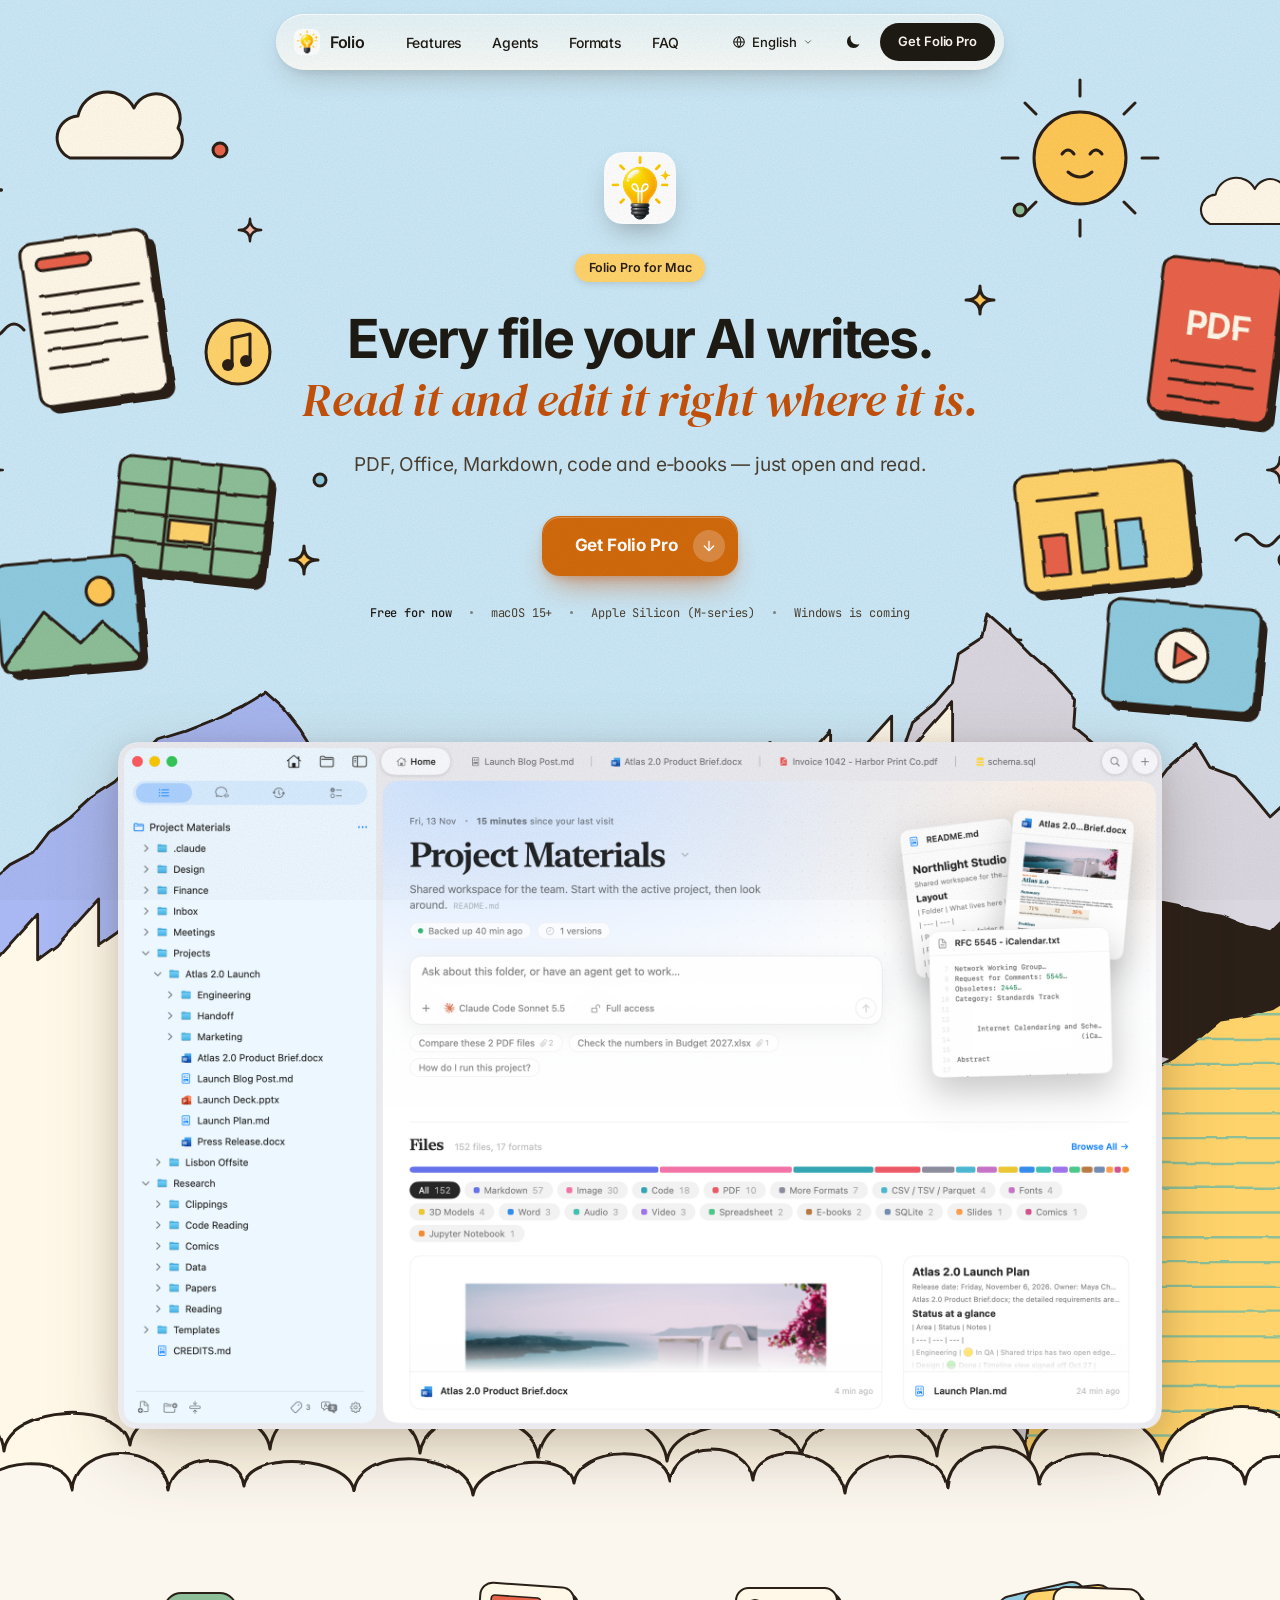
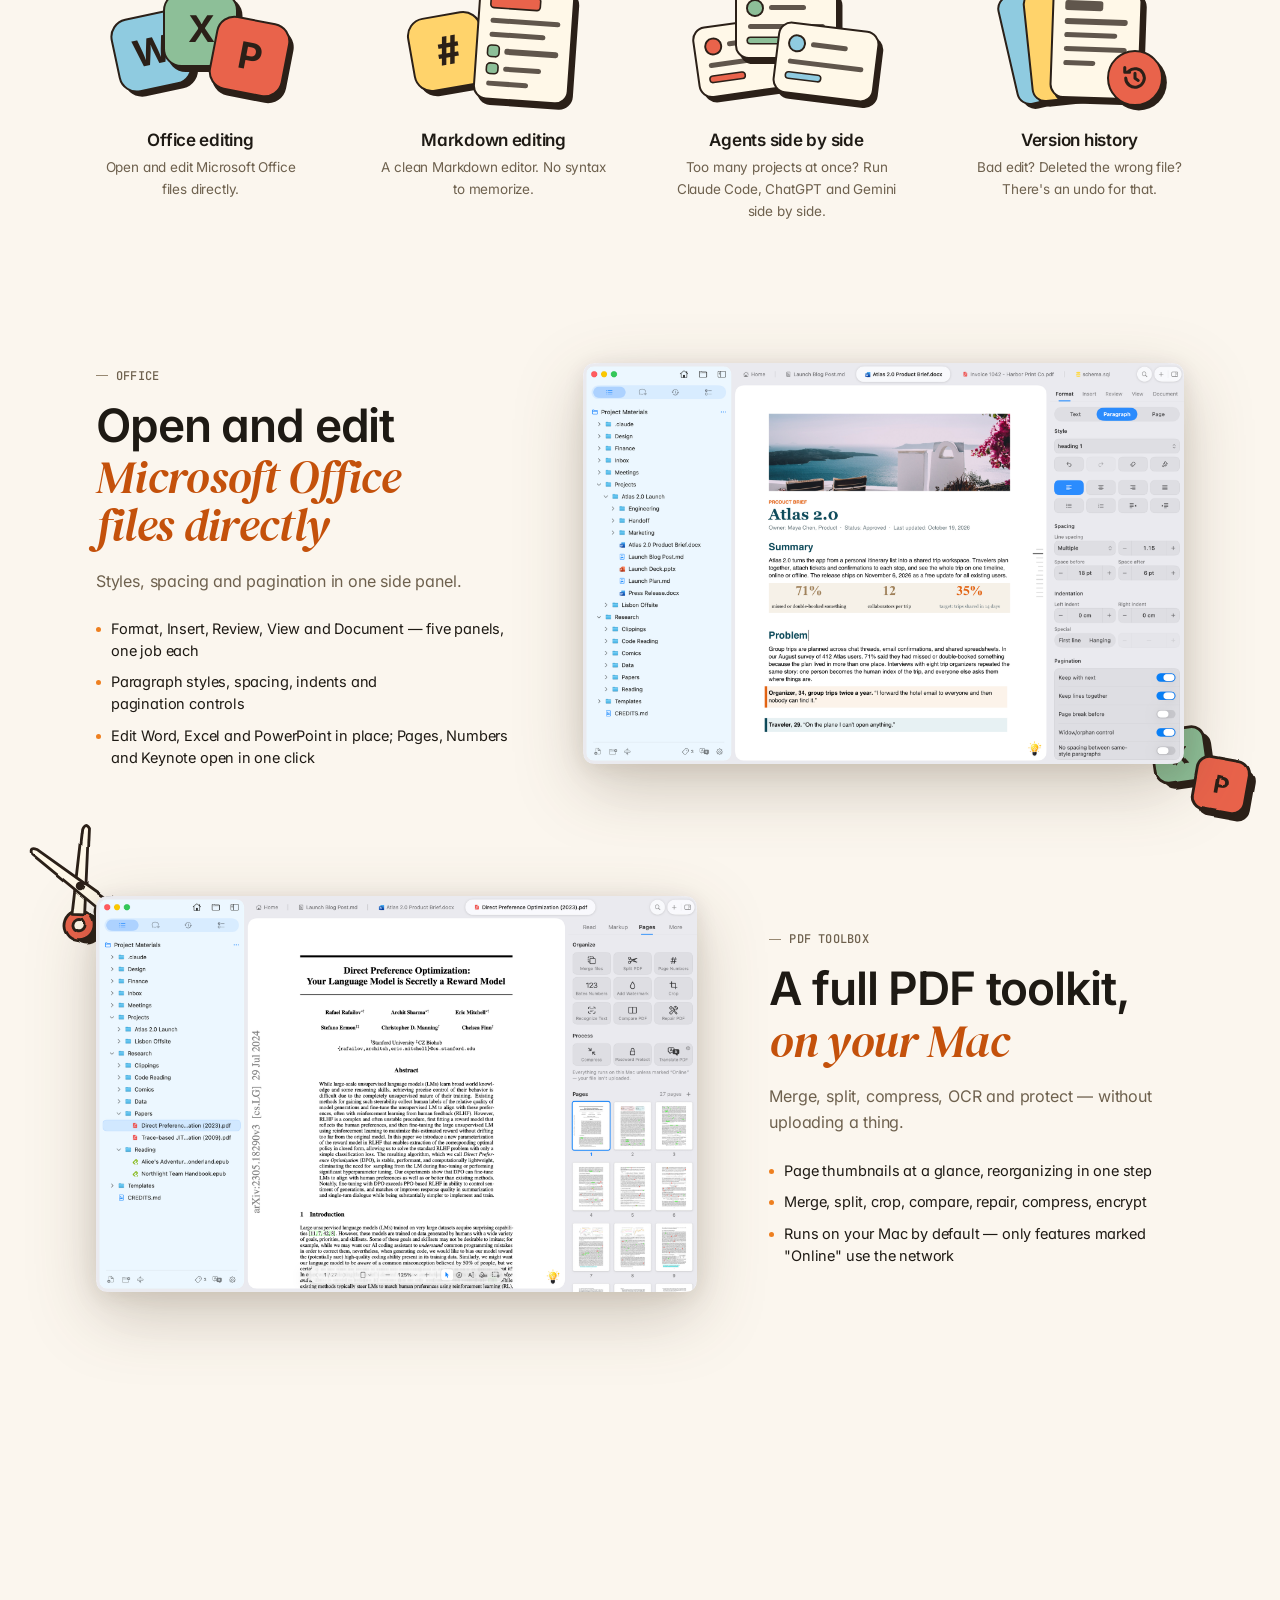
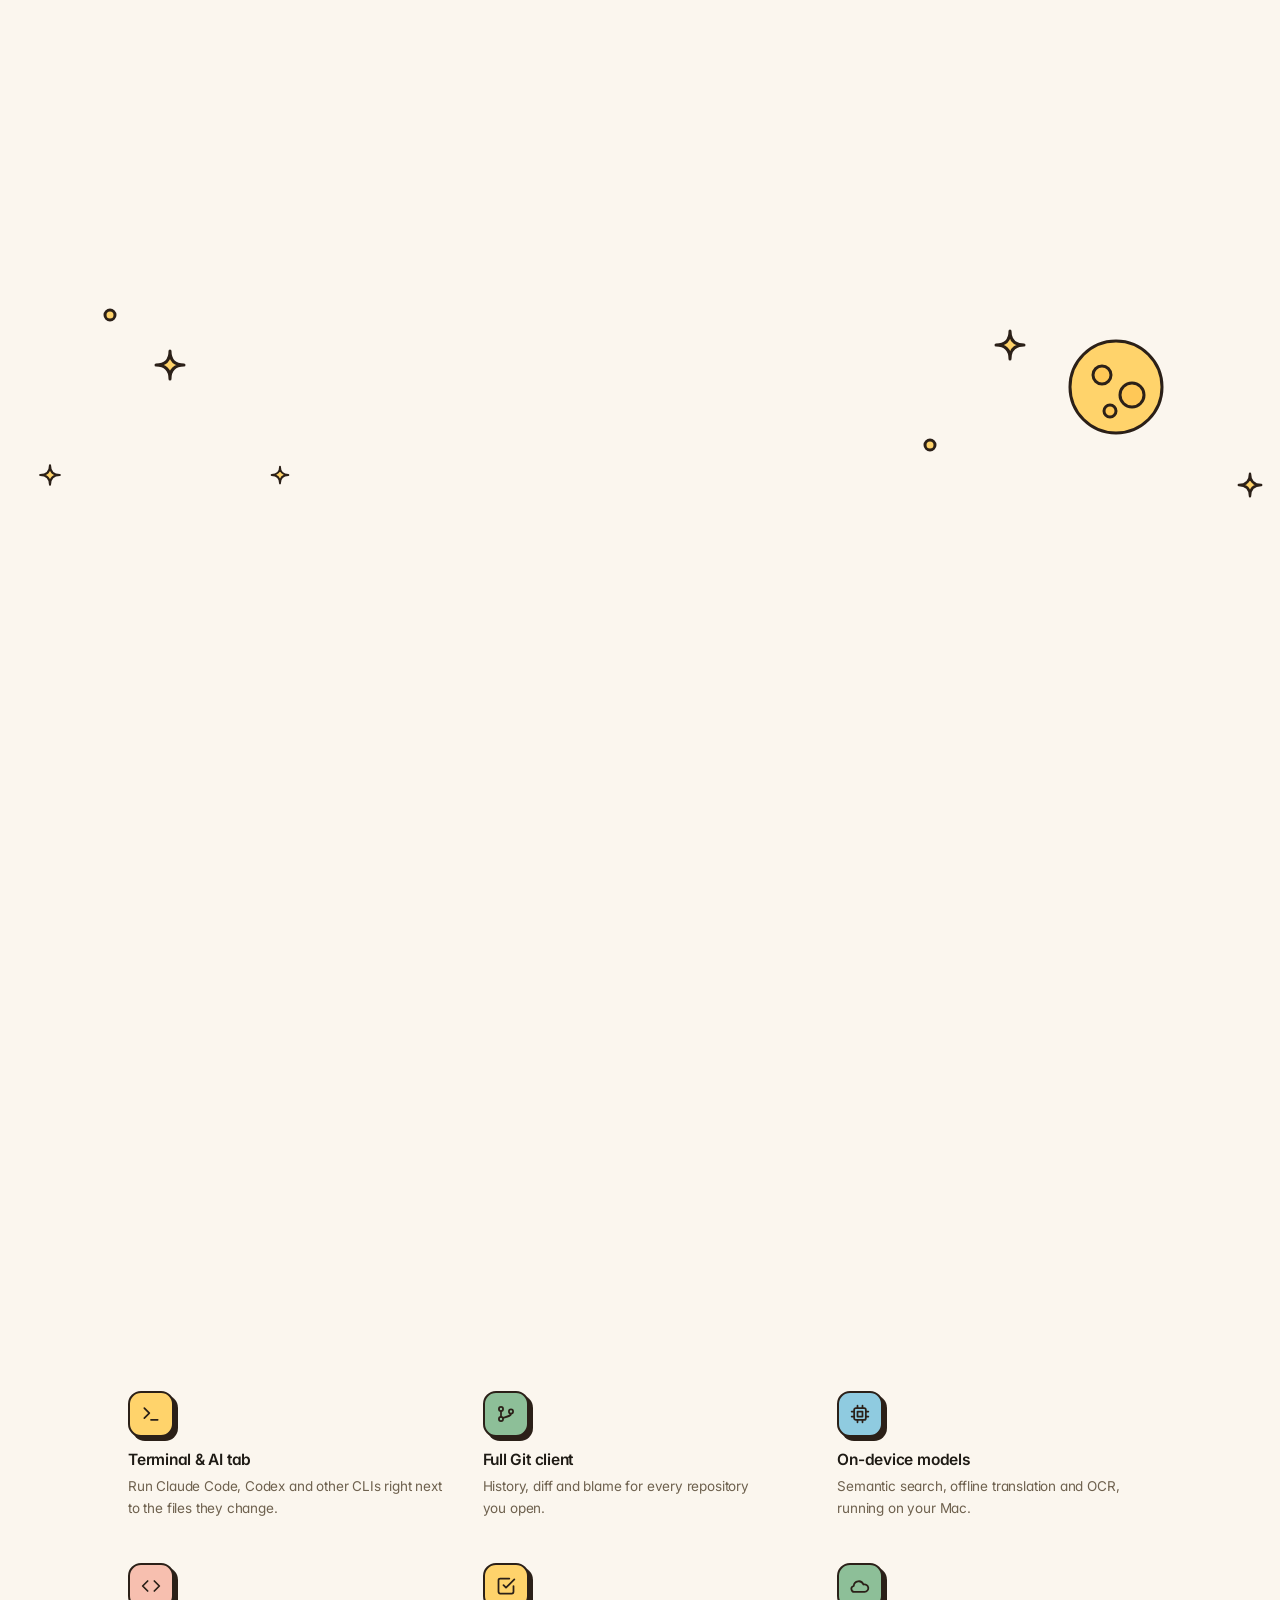
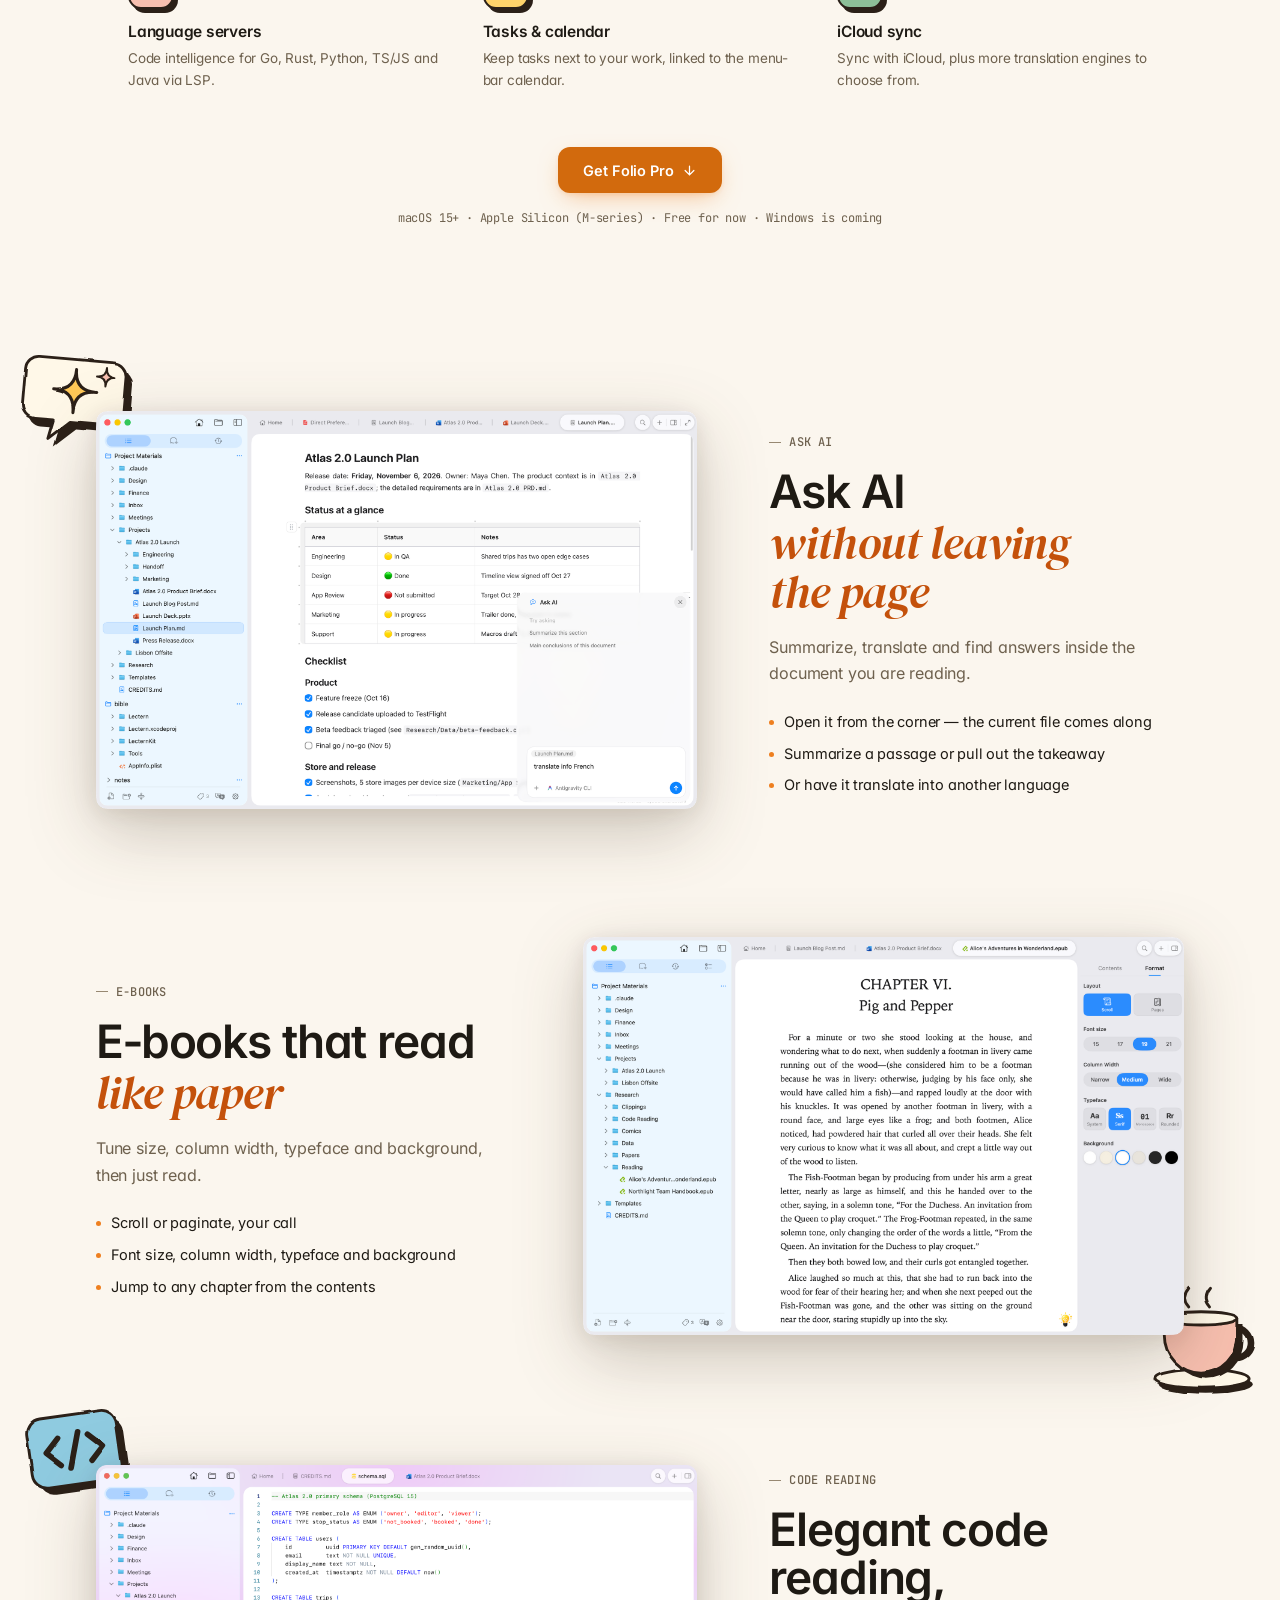
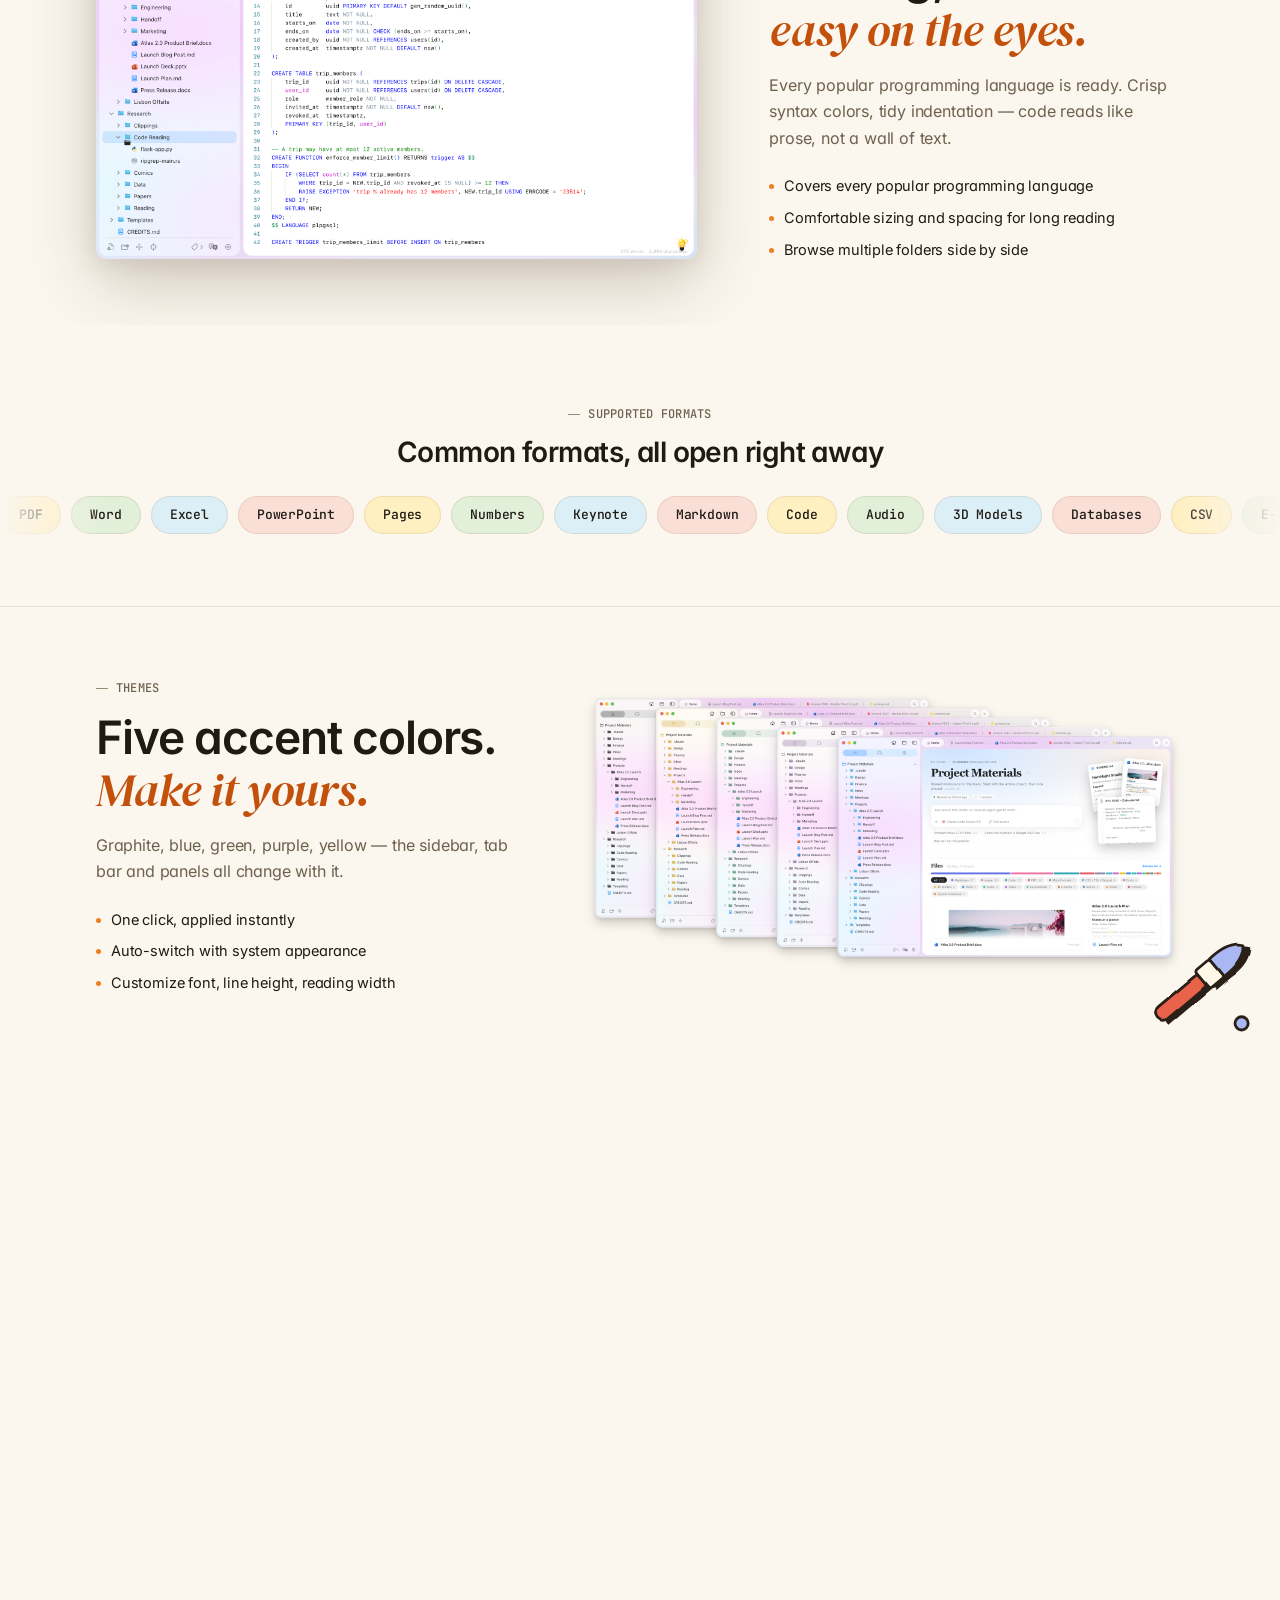
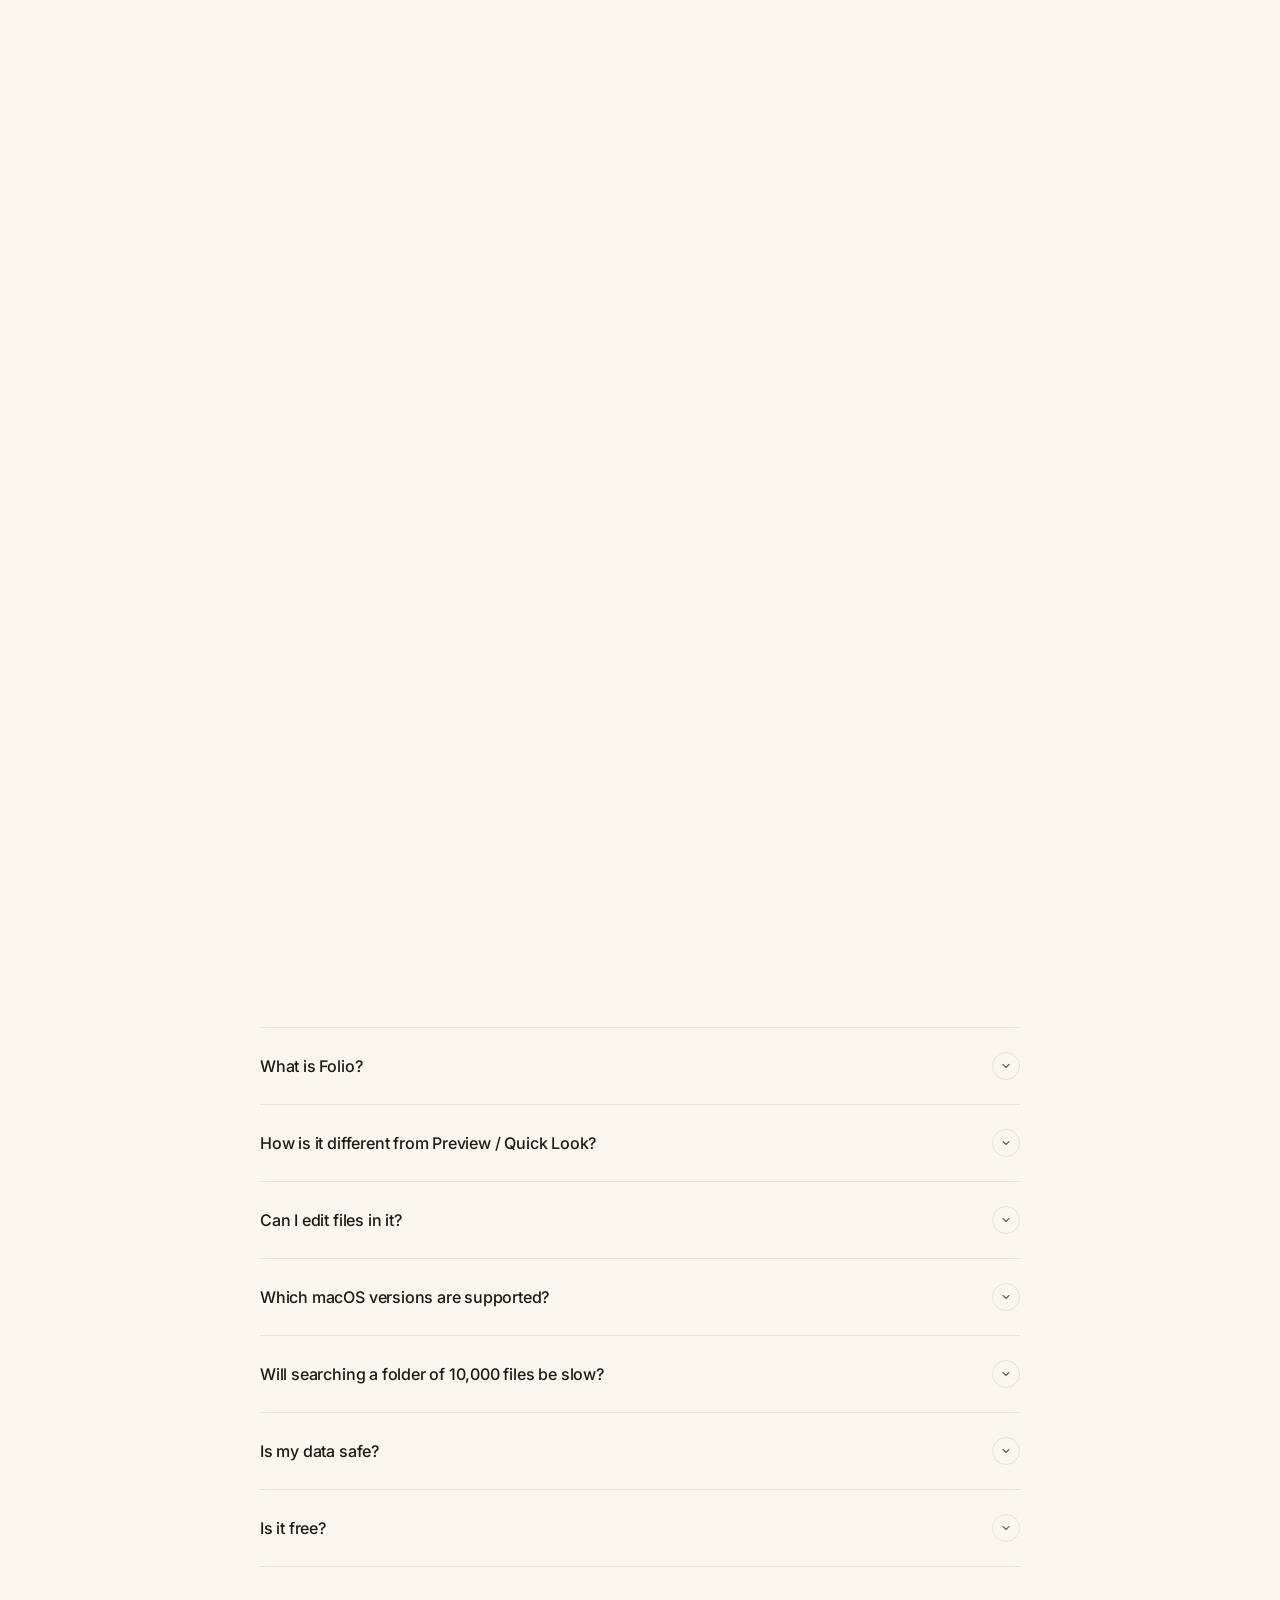
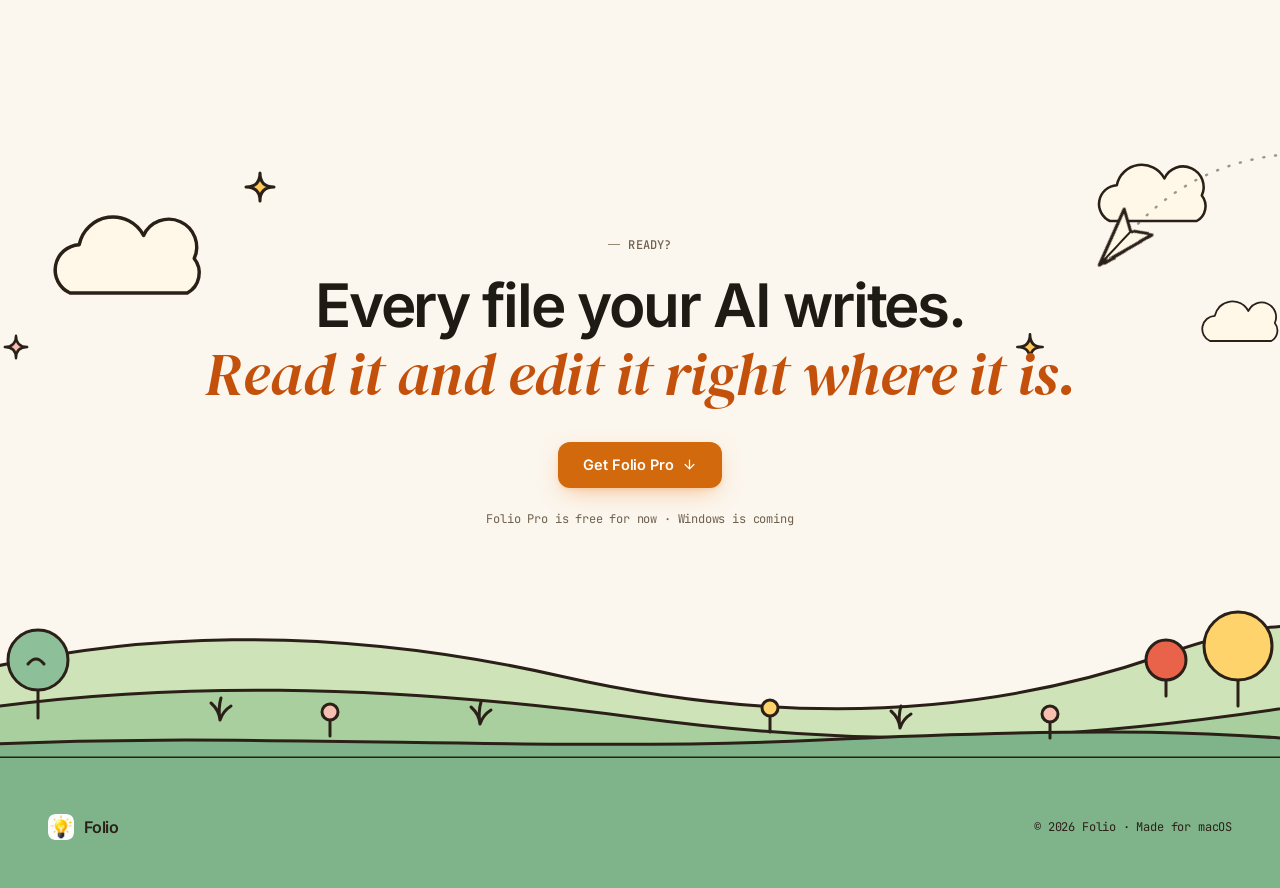
<file: index.html>
<!DOCTYPE html>
<html lang="en">
<head>
  <meta charset="UTF-8">
  <meta name="viewport" content="width=device-width, initial-scale=1.0">
  <!-- 标记 JS 可用：仅当本脚本执行（JS 开启）才给 <html> 加 .js，
       入场/滚动显形动画都挂在 html.js 下 → 无 JS / 慢载时内容默认可见，不再首屏以下整片空白。 -->
  <script>document.documentElement.classList.add('js');</script>
  <title>Folio — Every file your AI writes. Read it and edit it right where it is.</title>
  <meta name="description" content="Folio: every file your AI writes, read and edited right where it is. Run Claude Code, ChatGPT and Gemini side by side, edit Markdown and Office files directly, and undo any bad edit.">
  <meta property="og:title" content="Folio — Every file your AI writes. Read it and edit it right where it is.">
  <meta property="og:description" content="Run Claude Code, ChatGPT and Gemini side by side. Read and edit the files they write, right where they are.">
  <meta property="og:type" content="website">
  <meta property="og:image" content="assets/landings/01-hero.png">
  <meta name="theme-color" content="#FBF6EE" media="(prefers-color-scheme: light)">
  <meta name="theme-color" content="#0B0907" media="(prefers-color-scheme: dark)">
  <meta name="apple-mobile-web-app-capable" content="yes">
  <meta name="apple-mobile-web-app-status-bar-style" content="black-translucent">
  <link rel="icon" type="image/png" href="assets/app-icon.png">
  <link rel="apple-touch-icon" href="assets/app-icon.png">
  <!-- 首屏就要用到的两款字体提前下载 -->
  <link rel="preload" href="assets/fonts/inter.woff2" as="font" type="font/woff2" crossorigin>
  <link rel="preload" href="assets/fonts/dm-serif-display-italic.woff2" as="font" type="font/woff2" crossorigin>
  <style>
    /* ===== Fonts（自托管，不依赖 Google Fonts / jsDelivr）=====
       全部为 SIL OFL 1.1，可免费商用，授权文件见 assets/fonts/licenses/。
       文件由 scripts/build-fonts.py 生成：拉丁字体保留完整 Latin 字符集；
       中文字体只含 index.html 里出现的字 —— 中文文案出现新字时重跑脚本，否则新字会退回系统字体。 */
    @font-face {
      font-family: 'Inter';
      src: url('assets/fonts/inter.woff2') format('woff2');
      font-weight: 400 700;
      font-style: normal;
      font-display: swap;
    }
    @font-face {
      font-family: 'DM Serif Display';
      src: url('assets/fonts/dm-serif-display-italic.woff2') format('woff2');
      font-weight: 400;
      font-style: italic;
      font-display: swap;
    }
    @font-face {
      font-family: 'JetBrains Mono';
      src: url('assets/fonts/jetbrains-mono.woff2') format('woff2');
      font-weight: 400 500;
      font-style: normal;
      font-display: swap;
    }
    @font-face {
      font-family: 'Noto Sans SC';   /* 思源黑体：中文正文与标题 */
      src: url('assets/fonts/noto-sans-sc.woff2') format('woff2');
      font-weight: 400 700;
      font-style: normal;
      font-display: swap;
    }
    @font-face {
      font-family: 'LXGW WenKai';    /* 霞鹜文楷粗体：中文标题里的点睛半句 */
      src: url('assets/fonts/lxgw-wenkai-bold.woff2') format('woff2');
      font-weight: 700;
      font-style: normal;
      font-display: swap;
    }

    /* ===== Reset ===== */
    *, *::before, *::after { margin: 0; padding: 0; box-sizing: border-box; }

    /* ===== Design Tokens — Light (default, matches Folio landings) ===== */
    :root {
      /* 字体栈：拉丁字形走 Inter / JetBrains Mono，中文逐字回退到思源黑体 */
      --font-sans: 'Inter', 'Noto Sans SC', -apple-system, BlinkMacSystemFont, 'PingFang SC', 'Segoe UI', sans-serif;
      --font-mono: 'JetBrains Mono', 'Noto Sans SC', ui-monospace, monospace;
      /* 点睛半句：DM Serif Display（SIL OFL）斜体，只有一个字重 */
      --font-serif: 'DM Serif Display', 'Iowan Old Style', 'Georgia', serif;
      --bg: #FBF6EE;
      --bg-elevated: #FFFAF1;
      --bg-subtle: rgba(110, 75, 30, 0.045);
      --bg-hover: rgba(110, 75, 30, 0.075);
      --border: rgba(110, 75, 30, 0.12);
      --border-strong: rgba(110, 75, 30, 0.20);
      --text: #1E1A14;
      --text-dim: #6E614E;
      --text-mute: #978872;
      --accent: #EE7F1F;
      --accent-strong: #D26A0D;
      --accent-soft: rgba(238, 127, 31, 0.10);
      --accent-glow: rgba(238, 127, 31, 0.20);
      /* 琥珀「文字色」：浅底上 5.8:1（品牌琥珀作文字仅 ~2.7:1），用于链接 hover */
      --link: #9A4A06;
      /* 主 CTA 按钮（白字）— 浅色用更深的琥珀，白字达 WCAG AA 大字 3.62:1（品牌琥珀 #EE7F1F 仅 2.73:1） */
      --btn-accent-bg: var(--accent-strong);
      --btn-accent-bg-hover: #B85C09;
      --btn-accent-fg: #FFFFFF;
      --nav-bg: rgba(251, 246, 238, 0.78);
      /* 悬浮导航的"玻璃"：半透明面纱 + 很轻的模糊，让身后的色块透出来（对照 Craft：白 .4→.8，blur 4px，无描边） */
      --nav-veil-top: rgba(255, 252, 246, 0.50);
      --nav-veil-bot: rgba(255, 252, 246, 0.86);
      --nav-rim: rgba(255, 255, 255, 0.85);
      --nav-drop: rgba(43, 32, 24, 0.30);
      --shadow-card: 0 1px 2px rgba(60, 40, 20, 0.04), 0 0 0 1px var(--border);
      --shadow-window: 0 24px 60px rgba(60, 40, 20, 0.14), 0 8px 24px rgba(60, 40, 20, 0.07);
      --shadow-pop: 0 14px 36px -10px rgba(60, 40, 20, 0.22), 0 0 0 1px var(--border);
      --pro-col: rgba(238, 127, 31, 0.05);
      /* 插画色板：纯色块 + 粗描边 + 硬阴影，不用渐变。
         --ink 给卡片描边/硬阴影；--ill-line 给 SVG 插画内部线条。 */
      --ink: #2B2018;
      --ink-shadow: #2B2018;
      --ill-line: #2B2018;
      --ill-paper: #FFF8E8;
      --ill-sun: #FFC857;
      --ill-tomato: #E9634B;
      --ill-sage: #8DBF98;
      --ill-sky: #8FCBE0;
      --ill-butter: #FFD36B;
      --ill-blush: #F7BFAF;
      --ill-hill-1: #CFE3B9;
      --ill-hill-2: #A9CF9F;
      --ill-hill-3: #7FB48A;
      --ill-butter-soft: #FFF0C2;
      --ill-sage-soft: #E2EFD9;
      --ill-sky-soft: #DCEFF6;
      --ill-blush-soft: #FADFD6;
      --ill-peri: #A9B8F2;
      --ill-mist: #DAD7E0;
      /* 画框天空（首屏 / 收尾 CTA）及其上的文字色 —— 浅蓝底上琥珀与次级文字都要加深才达标 */
      --hero-sky: #CBE8F6;
      /* 云层（首屏底部、收尾）：浅色就是纸色 + 墨线；深色单独压暗，免得浅米色在近黑底上过亮 */
      --cloud-fill: #FFF8E8;
      --cloud-edge: #2B2018;
      --hero-dim: #4A4033;
      --hero-accent: #C4510B;
      --theme-icon-sun: none;
      --theme-icon-moon: block;
    }

    /* ===== Dark mode overrides ===== */
    html.dark {
      --bg: #0B0907;
      --bg-elevated: #131110;
      --bg-subtle: rgba(255, 230, 200, 0.04);
      --bg-hover: rgba(255, 230, 200, 0.07);
      --border: rgba(255, 222, 195, 0.10);
      --border-strong: rgba(255, 222, 195, 0.17);
      --text: #FAF6F0;
      --text-dim: #A29586;
      --text-mute: #6C6357;
      --accent: #FF9A4A;
      --accent-strong: #FFAD68;
      --accent-soft: rgba(255, 154, 74, 0.14);
      --accent-glow: rgba(255, 154, 74, 0.30);
      --link: #FFAD68;
      /* 暗色：亮琥珀做底（白字仅 2.11:1），改用深字 → ≈9:1。hover 再提亮一档更跳。 */
      --btn-accent-bg: var(--accent);
      --btn-accent-bg-hover: var(--accent-strong);
      --btn-accent-fg: #1A1611;
      --nav-bg: rgba(11, 9, 7, 0.72);
      --nav-veil-top: rgba(24, 20, 16, 0.50);
      --nav-veil-bot: rgba(24, 20, 16, 0.84);
      --nav-rim: rgba(255, 236, 210, 0.16);
      --nav-drop: rgba(0, 0, 0, 0.55);
      --shadow-card: 0 1px 0 rgba(255,255,255,0.04) inset, 0 0 0 1px var(--border);
      --shadow-window: 0 24px 60px rgba(0, 0, 0, 0.45), 0 8px 24px rgba(0, 0, 0, 0.25);
      --shadow-pop: 0 14px 36px -10px rgba(0, 0, 0, 0.6), 0 0 0 1px var(--border);
      --pro-col: rgba(255, 154, 74, 0.06);
      --ink: #CDBBA0;
      --ink-shadow: #5A3C20;
      --ill-line: #1A120B;
      --ill-paper: #E9DCC4;
      --ill-sun: #F2B84B;
      --ill-tomato: #D9573F;
      --ill-sage: #6FA17C;
      --ill-sky: #6FAFC6;
      --ill-butter: #E8B94C;
      --ill-blush: #D79A89;
      --ill-hill-1: #2A3A2B;
      --ill-hill-2: #223124;
      --ill-hill-3: #1A271D;
      --ill-butter-soft: #2A2216;
      --ill-sage-soft: #1E2A21;
      --ill-sky-soft: #1B2830;
      --ill-blush-soft: #30201C;
      --ill-peri: #4B5A9E;
      --ill-mist: #5A5560;
      --hero-sky: #1D2535;
      --cloud-fill: #262D3B;
      --cloud-edge: #444B5C;
      --hero-dim: #B3A794;
      --hero-accent: #FF9A4A;
      --theme-icon-sun: block;
      --theme-icon-moon: none;
    }

    html {
      scroll-behavior: smooth;
      font-size: 16px;
      -webkit-font-smoothing: antialiased;
      -moz-osx-font-smoothing: grayscale;
      text-rendering: optimizeLegibility;
    }

    body {
      font-family: var(--font-sans);
      background: var(--bg);
      color: var(--text);
      line-height: 1.5;
      letter-spacing: -0.011em;
      transition: background 0.3s ease, color 0.3s ease;
      overflow-x: hidden;
      font-feature-settings: "ss01", "cv11";
    }

    body.loading * {
      transition: none !important;
      animation: none !important;
    }

    /* ===== Typography ===== */
    /* 换行：标题均衡分行，正文避免孤字/孤词；两个属性都是渐进增强，不支持时回到默认换行 */
    h1, h2, h3, h4 { text-wrap: balance; }
    p, li, figcaption, .faq-a { text-wrap: pretty; }
    .faq-q { text-wrap: balance; }
    h1, h2, h3, h4 {
      color: var(--text);
      font-weight: 600;
      letter-spacing: -0.02em;
      line-height: 1.1;
    }

    h1 { font-weight: 700; letter-spacing: -0.04em; }

    .serif {
      font-family: var(--font-serif);
      font-style: italic;
      font-weight: 400;
      letter-spacing: -0.01em;
    }

    .eyebrow {
      display: inline-flex;
      align-items: center;
      gap: 8px;
      font-family: var(--font-mono);
      font-size: 12px;
      font-weight: 500;
      letter-spacing: 0.02em;
      text-transform: uppercase;
      color: var(--text-dim);
    }

    .eyebrow::before {
      content: '';
      width: 12px;
      height: 1px;
      background: var(--text-mute);
    }

    .accent { color: var(--accent); }
    .mute { color: var(--text-dim); }

    a { color: inherit; text-decoration: none; }

    /* ===== Layout ===== */
    .container {
      max-width: 1080px;
      margin: 0 auto;
      padding: 0 28px;
    }

    .container-wide {
      max-width: 1240px;
      margin: 0 auto;
      padding: 0 28px;
    }

    section {
      padding: 96px 0;
      scroll-margin-top: 72px;
      position: relative;
    }

    .section-head {
      max-width: 680px;
      margin: 0 auto 56px;
      text-align: center;
    }

    .section-head .eyebrow { margin-bottom: 18px; }

    .section-head h2 {
      font-size: clamp(34px, 4.6vw, 52px);
      margin-bottom: 16px;
    }

    .section-head p {
      font-size: 17px;
      color: var(--text-dim);
      line-height: 1.55;
    }

    /* ===== Navigation ===== */
    .navbar {
      position: fixed;
      top: 0;
      left: 0;
      right: 0;
      z-index: 100;
      height: 64px;
      display: flex;
      align-items: center;
      justify-content: center;
      background: transparent;
      border-bottom: 1px solid transparent;
      transition: background 0.25s ease, border-color 0.25s ease, backdrop-filter 0.25s ease;
    }

    .navbar.scrolled {
      background: var(--nav-bg);
      backdrop-filter: saturate(180%) blur(20px);
      -webkit-backdrop-filter: saturate(180%) blur(20px);
      border-bottom-color: var(--border);
    }

    .navbar-inner {
      width: 100%;
      max-width: 1240px;
      padding: 0 28px;
      display: flex;
      align-items: center;
      justify-content: space-between;
    }

    .brand {
      display: flex;
      align-items: center;
      gap: 10px;
      font-weight: 600;
      font-size: 16px;
      letter-spacing: -0.015em;
    }

    .brand img {
      width: 26px;
      height: 26px;
      border-radius: 7px;
    }

    .nav-links {
      display: flex;
      align-items: center;
      gap: 28px;
      list-style: none;
    }

    .nav-links a {
      font-size: 14px;
      font-weight: 500;
      color: var(--text-dim);
      transition: color 0.15s ease;
    }

    .nav-links a:hover { color: var(--text); }

    .nav-right {
      display: flex;
      align-items: center;
      gap: 8px;
    }

    .icon-btn {
      width: 34px;
      height: 34px;
      border: 1px solid transparent;
      border-radius: 8px;
      background: transparent;
      color: var(--text-dim);
      cursor: pointer;
      display: inline-flex;
      align-items: center;
      justify-content: center;
      transition: background 0.2s ease, color 0.2s ease, border-color 0.2s ease;
    }

    .icon-btn:hover {
      background: var(--bg-hover);
      color: var(--text);
      border-color: var(--border);
    }

    .icon-btn svg {
      width: 16px;
      height: 16px;
      fill: currentColor;
    }

    .icon-sun { display: var(--theme-icon-sun); }
    .icon-moon { display: var(--theme-icon-moon); }

    /* ===== Language switcher ===== */
    .lang-switch {
      position: relative;
    }

    .lang-trigger {
      display: inline-flex;
      align-items: center;
      gap: 6px;
      height: 34px;
      padding: 0 12px;
      border-radius: 8px;
      border: 1px solid transparent;
      background: transparent;
      color: var(--text-dim);
      cursor: pointer;
      font-family: inherit;
      font-size: 13px;
      font-weight: 500;
      letter-spacing: -0.005em;
      transition: background 0.2s ease, color 0.2s ease, border-color 0.2s ease;
    }

    .lang-trigger:hover {
      background: var(--bg-hover);
      color: var(--text);
      border-color: var(--border);
    }

    .lang-trigger svg {
      width: 14px;
      height: 14px;
      stroke: currentColor;
      fill: none;
      stroke-width: 1.8;
      stroke-linecap: round;
      stroke-linejoin: round;
    }

    .lang-trigger .caret {
      width: 10px;
      height: 10px;
      stroke-width: 2.2;
      opacity: 0.7;
      transition: transform 0.2s ease;
    }

    .lang-switch.open .caret { transform: rotate(180deg); }

    .lang-menu {
      position: absolute;
      top: calc(100% + 6px);
      right: 0;
      min-width: 160px;
      background: var(--bg-elevated);
      border: 1px solid var(--border);
      border-radius: 10px;
      padding: 6px;
      box-shadow: var(--shadow-pop);
      opacity: 0;
      transform: translateY(-4px);
      pointer-events: none;
      transition: opacity 0.18s ease, transform 0.18s ease;
      z-index: 110;
    }

    .lang-switch.open .lang-menu {
      opacity: 1;
      transform: translateY(0);
      pointer-events: auto;
    }

    .lang-menu button {
      display: flex;
      width: 100%;
      align-items: center;
      gap: 10px;
      padding: 9px 12px;
      border: none;
      background: transparent;
      cursor: pointer;
      font-family: inherit;
      font-size: 13.5px;
      font-weight: 500;
      color: var(--text);
      text-align: left;
      border-radius: 6px;
      transition: background 0.15s ease;
    }

    .lang-menu button:hover { background: var(--bg-hover); }

    .lang-menu button[aria-current="true"] {
      color: var(--accent);
      background: var(--accent-soft);
    }

    .lang-menu button .check {
      width: 14px;
      height: 14px;
      stroke: currentColor;
      fill: none;
      stroke-width: 2.2;
      stroke-linecap: round;
      stroke-linejoin: round;
      opacity: 0;
    }

    .lang-menu button[aria-current="true"] .check { opacity: 1; }

    .nav-cta {
      display: inline-flex;
      align-items: center;
      height: 34px;
      padding: 0 16px;
      border-radius: 8px;
      background: var(--btn-accent-bg);
      color: var(--btn-accent-fg);
      font-size: 13px;
      font-weight: 600;
      letter-spacing: -0.005em;
      transition: background 0.2s ease, transform 0.15s ease;
    }

    .nav-cta:hover { background: var(--btn-accent-bg-hover); }

    .mobile-toggle {
      display: none;
      width: 34px;
      height: 34px;
      border: 1px solid var(--border);
      border-radius: 8px;
      background: transparent;
      cursor: pointer;
      flex-direction: column;
      align-items: center;
      justify-content: center;
      gap: 4px;
    }

    .mobile-toggle span {
      width: 16px;
      height: 1.5px;
      background: var(--text);
      border-radius: 2px;
      transition: transform 0.25s ease, opacity 0.2s ease;
    }

    .mobile-toggle.open span:nth-child(1) { transform: translateY(5.5px) rotate(45deg); }
    .mobile-toggle.open span:nth-child(2) { opacity: 0; }
    .mobile-toggle.open span:nth-child(3) { transform: translateY(-5.5px) rotate(-45deg); }

    .mobile-menu {
      display: none;
      position: fixed;
      top: 64px;
      left: 0;
      right: 0;
      z-index: 99;
      background: var(--nav-bg);
      backdrop-filter: saturate(180%) blur(20px);
      -webkit-backdrop-filter: saturate(180%) blur(20px);
      border-bottom: 1px solid var(--border);
      padding: 12px 28px 20px;
    }

    .mobile-menu.open { display: block; }

    .mobile-menu a {
      display: block;
      padding: 12px 0;
      font-size: 15px;
      font-weight: 500;
      color: var(--text);
      border-bottom: 1px solid var(--border);
    }

    .mobile-menu a:last-child { border-bottom: none; }

    /* ===== Buttons ===== */
    .btn {
      display: inline-flex;
      align-items: center;
      justify-content: center;
      gap: 8px;
      height: 46px;
      padding: 0 24px;
      border-radius: 10px;
      font-size: 14.5px;
      font-weight: 600;
      letter-spacing: -0.005em;
      cursor: pointer;
      border: 1px solid transparent;
      transition: background 0.18s ease, color 0.18s ease, border-color 0.18s ease, transform 0.15s ease, box-shadow 0.2s ease;
      white-space: nowrap;
    }

    .btn:active { transform: translateY(0.5px); }

    .btn-accent {
      background: var(--btn-accent-bg);
      color: var(--btn-accent-fg);
      box-shadow: 0 8px 24px -8px rgba(238, 127, 31, 0.55), 0 2px 4px rgba(238, 127, 31, 0.12);
    }

    .btn-accent:hover {
      background: var(--btn-accent-bg-hover);
      box-shadow: 0 10px 28px -8px rgba(238, 127, 31, 0.7), 0 2px 4px rgba(238, 127, 31, 0.15);
    }

    .btn-ghost {
      background: transparent;
      color: var(--text);
      border-color: var(--border-strong);
    }

    .btn-ghost:hover {
      background: var(--bg-hover);
      border-color: var(--text-mute);
    }

    /* 两行式按钮：标题 + 一句话说明，箭头靠右 */
    

    .btn-title {
      font-size: 15.5px;
      font-weight: 650;
      letter-spacing: -0.01em;
      line-height: 1.2;
    }

    .btn-sub {
      font-size: 12.5px;
      font-weight: 500;
      line-height: 1.3;
      opacity: 0.82;
    }

    .btn svg {
      width: 15px;
      height: 15px;
      stroke: currentColor;
      fill: none;
      stroke-width: 2;
      stroke-linecap: round;
      stroke-linejoin: round;
    }

    /* ===== Hero ===== */
    .hero {
      position: relative;
      padding: 152px 0 0;
      text-align: center;
      overflow: hidden;
      background: var(--bg);
    }

    /* 插画场景：两侧漂浮的文件卡片 + 底部草地。纯色块，无渐变/模糊 */
    .hero-bg {
      position: absolute;
      inset: 0;
      z-index: 0;
      pointer-events: none;
      overflow: hidden;
    }

    .hero-scene {
      position: absolute;
      top: 0;
      left: 50%;
      width: max(1440px, 100%);
      height: 820px;
      transform: translateX(-50%);
    }

    .hero-ground {
      position: absolute;
      left: 0;
      right: 0;
      bottom: 0;
      width: 100%;
      height: 190px;
    }

    /* 插画填色（SVG 内部直接用 class，不依赖上下文选择器，<use> 里也能生效） */
    .il-line  { stroke: var(--ill-line); stroke-width: 3; stroke-linejoin: round; stroke-linecap: round; }
    .il-shadow { fill: var(--ink-shadow); }
    /* 直接画在页面底色上的线条（光线、波浪）跟随 --ink，深色下才看得见 */
    .il-deco  { stroke: var(--ink); }
    .f-paper  { fill: var(--ill-paper); }
    .f-sun    { fill: var(--ill-sun); }
    .f-tomato { fill: var(--ill-tomato); }
    .f-sage   { fill: var(--ill-sage); }
    .f-sky    { fill: var(--ill-sky); }
    .f-butter { fill: var(--ill-butter); }
    .f-blush  { fill: var(--ill-blush); }
    .f-hill1  { fill: var(--ill-hill-1); }
    .f-hill2  { fill: var(--ill-hill-2); }
    .f-hill3  { fill: var(--ill-hill-3); }
    .f-ink    { fill: var(--ill-line); }
    .f-none   { fill: none; }

    .il-bob { animation: ilBob 7s ease-in-out infinite; }
    .il-bob.d1 { animation-duration: 8.5s; animation-delay: -2s; }
    .il-bob.d2 { animation-duration: 6.5s; animation-delay: -4s; }
    .il-bob.d3 { animation-duration: 9s;   animation-delay: -1s; }
    @keyframes ilBob {
      0%, 100% { transform: translateY(0); }
      50%      { transform: translateY(-10px); }
    }

    /* 场景按 1440 宽居中铺开，窄屏下两侧卡片会被裁掉，只剩中间空白，直接隐藏 */
    
    
    @media (max-width: 900px) {
      .hero-scene { display: none; }
    }



    .hero-content {
      position: relative;
      z-index: 1;
      display: flex;
      flex-direction: column;
      align-items: center;
    }

    html.js .hero-content > * {
      opacity: 0;
      transform: translateY(12px);
    }

    html.js .hero-content.loaded > * {
      opacity: 1;
      transform: translateY(0);
    }

    .hero-content.loaded .hero-icon { transition: opacity 0.5s ease 0.05s, transform 0.5s ease 0.05s; }
    .hero-content.loaded .hero-badge { transition: opacity 0.4s ease 0.15s, transform 0.4s ease 0.15s; }
    .hero-content.loaded h1 { transition: opacity 0.5s ease 0.25s, transform 0.5s ease 0.25s; }
    .hero-content.loaded .hero-subtitle { transition: opacity 0.5s ease 0.38s, transform 0.5s ease 0.38s; }
    .hero-content.loaded .hero-download { transition: opacity 0.5s ease 0.48s, transform 0.5s ease 0.48s; }
    .hero-content.loaded .hero-meta { transition: opacity 0.4s ease 0.58s, transform 0.4s ease 0.58s; }

    .hero-icon {
      width: 72px;
      height: 72px;
      border-radius: 18px;
      box-shadow: 0 16px 40px rgba(238, 127, 31, 0.22), 0 4px 10px rgba(60, 40, 20, 0.10);
      margin-bottom: 30px;
    }

    html.dark .hero-icon {
      box-shadow: 0 16px 48px rgba(255, 154, 74, 0.28), 0 4px 10px rgba(0,0,0,0.3);
    }

    .hero-badge {
      display: inline-flex;
      align-items: center;
      gap: 8px;
      height: 28px;
      padding: 0 14px;
      border-radius: 999px;
      background: var(--accent-soft);
      border: 1px solid var(--accent-soft);
      color: var(--accent);
      font-size: 12.5px;
      font-weight: 600;
      letter-spacing: -0.005em;
      margin-bottom: 28px;
    }

    .hero h1 {
      font-size: clamp(36px, 5.8vw, 76px);
      line-height: 1.08;
      margin-bottom: 24px;
      max-width: 15em;
    }

    /* 英文标语更长：缩小字号；宽屏下两行各占一行（衬线行宽见下方 .serif），窄屏再收窄换行 */
    html[lang="en"] .hero h1 { font-size: clamp(32px, 4.2vw, 56px); max-width: 11.5em; }
    @media (min-width: 560px) {
      html[lang="en"] .hero h1 { max-width: none; }
      html[lang="en"] .hero h1 .serif { white-space: nowrap; }
    }

    .hero h1 .serif {
      color: var(--accent);
      font-size: 1.05em;
      display: inline-block;
    }
    /* 英文这一行按衬线字体的字面宽度收一点，保持约 710px 宽，仍落在两侧插画之间 */
    html[lang="en"] .hero h1 .serif { font-size: 0.88em; }

    .hero-subtitle {
      font-size: 19px;
      color: var(--text-dim);
      max-width: 580px;
      line-height: 1.55;
      margin-bottom: 36px;
    }

    /* 首屏版本选择：两张等宽卡片放在同一个 grid 里，等高由 stretch 保证，按钮用 margin-top:auto 沉底对齐 */
    

    /* 角标压在卡片上边框，不占标题行，避免窄屏或英文下换行 */
    

    .hero-meta-free {
      display: inline-flex;
      align-items: center;
      gap: 7px;
      color: var(--text);
      font-weight: 500;
    }

    .hero-meta {
      display: flex;
      align-items: center;
      gap: 18px;
      font-family: var(--font-mono);
      font-size: 12px;
      color: var(--text-dim);   /* 原 --text-mute 对比度不到 AA */
    }

    .hero-meta .sep {
      width: 3px;
      height: 3px;
      border-radius: 50%;
      background: var(--text-mute);
      opacity: 0.6;
    }

    /* ===== Hero Window ===== */
    .hero-window {
      /* 窗口底到首屏底的距离；拼贴与云层的下沿都从这里取，不各写一份。
         要大于截图投影的伸展距离（约 70px），否则投影会被首屏底边切出一道线 */
      --tail: 96px;
      max-width: 1100px;
      margin: 120px auto var(--tail);
      padding: 0 28px;
      position: relative;
      z-index: 1;
    }

    .hero-window-inner {
      border-radius: 16px;
      overflow: hidden;
      box-shadow: var(--shadow-window);
      border: 1px solid var(--border);
      background: var(--bg-elevated);
      position: relative;
    }

    .hero-window-inner img {
      width: 100%;
      height: auto;
      display: block;
    }

    /* ===== Split section ===== */
    .split {
      padding: 96px 0;
    }

    .split + .split { padding-top: 32px; }

    .split-inner {
      display: grid;
      grid-template-columns: minmax(260px, 1fr) minmax(420px, 1.45fr);
      gap: 64px;
      align-items: center;
      max-width: 1200px;
      margin: 0 auto;
      padding: 0 28px;
    }

    .split.reverse .split-inner {
      grid-template-columns: minmax(420px, 1.45fr) minmax(260px, 1fr);
    }

    .split.reverse .split-text { order: 2; }

    .split-text { max-width: 460px; }

    .split-text .eyebrow { margin-bottom: 16px; }

    .split-text h2 {
      font-size: clamp(32px, 4vw, 46px);
      line-height: 1.05;
      margin-bottom: 18px;
      letter-spacing: -0.025em;
    }

    .split-text h2 .serif {
      display: block;
      color: var(--accent);
      font-size: 1em;
      letter-spacing: -0.015em;
      margin-top: 4px;
    }

    .split-text p {
      font-size: 16px;
      color: var(--text-dim);
      line-height: 1.65;
      margin-bottom: 24px;
    }

    .split-text ul {
      list-style: none;
      display: flex;
      flex-direction: column;
      gap: 10px;
    }

    .split-text ul li {
      display: flex;
      align-items: flex-start;
      gap: 10px;
      font-size: 14.5px;
      color: var(--text);
      line-height: 1.5;
    }

    .split-text ul li::before {
      content: '';
      width: 5px;
      height: 5px;
      border-radius: 50%;
      background: var(--accent);
      margin-top: 9px;
      flex-shrink: 0;
    }

    .split-image {
      border-radius: 18px;
      overflow: hidden;
      box-shadow: var(--shadow-window);
      border: 1px solid var(--border);
      background: var(--bg-elevated);
      position: relative;
      transition: transform 0.5s ease;
    }

    .split-image:hover { transform: translateY(-4px); }

    .split-image img {
      width: 100%;
      height: auto;
      display: block;
    }

    /* ===== Pillars ===== */
    .pillars { padding: 40px 0 72px; }

    .pillars-grid {
      display: grid;
      grid-template-columns: repeat(4, 1fr);
      gap: 40px 28px;
      max-width: 1200px;
      margin: 0 auto;
      padding: 0 28px;
    }

    /* 卖点：不要卡片底，只留插画 + 文字；--t 只给插画里的小色条取色 */
    .pillar {
      --t: var(--ill-butter);
      display: flex;
      flex-direction: column;
      align-items: center;
      text-align: center;
      padding: 0 10px;
    }
    .pillar.t-butter { --t: var(--ill-butter); }
    .pillar.t-sage   { --t: var(--ill-sage); }
    .pillar.t-sky    { --t: var(--ill-sky); }
    .pillar.t-blush  { --t: var(--ill-blush); }
    .pillar-art { transition: transform .3s cubic-bezier(.34, 1.56, .64, 1); }
    .pillar:hover .pillar-art { transform: rotate(-3deg) scale(1.04); }

    .pillar h3 {
      font-size: 17px;
      font-weight: 600;
      letter-spacing: -0.015em;
    }

    .pillar p {
      margin-top: 8px;
      font-size: 13.5px;
      color: var(--text-dim);
      line-height: 1.6;
    }

    /* 卡内插画：全部用 em 画，尺度只由 .pillar-art 的字号一处决定 */
    .pillar-art {
      font-size: 16px;
      height: 10em;
      margin-bottom: 6px;
      display: grid;
      place-items: center;
    }
    .pi { position: relative; width: 11.4em; height: 7.6em; }
    .pi > * { position: absolute; }
    .pi-sheet {
      border-radius: .85em;
      padding: .75em .7em;
      background: var(--ill-paper);
      border: .15em solid var(--ill-line);
      box-shadow: .28em .32em 0 var(--ink-shadow);
    }
    .pi-sheet i {
      display: block;
      height: .32em;
      margin-bottom: .55em;
      border-radius: .16em;
      background: var(--ill-line);
      opacity: .75;
    }
    .pi-tile {
      display: grid;
      place-items: center;
      width: 4.7em;
      height: 4.7em;
      border-radius: 1.15em;
      color: var(--ill-line);
      font-weight: 800;
      background: var(--c);
      border: .15em solid var(--ill-line);
      box-shadow: .28em .32em 0 var(--ink-shadow);
    }
    .pi-tile span { font-size: 2.3em; line-height: 1; letter-spacing: -.03em; }

    /* Agent：三个并行的小会话 */
    .pi.agents .pi-sheet { width: 6.4em; height: 4.5em; }
    .pi.agents .pi-sheet:nth-child(1) { left: 0; top: 2.3em; transform: rotate(-8deg); }
    .pi.agents .pi-sheet:nth-child(2) { left: 2.5em; top: .2em; }
    .pi.agents .pi-sheet:nth-child(3) { left: 5em; top: 2.6em; transform: rotate(7deg); }
    .pi-who { display: flex; align-items: center; gap: .45em; margin-bottom: .6em; }
    .pi-who::before { content: ""; width: .85em; height: .85em; border-radius: 50%; background: var(--c); box-shadow: 0 0 0 .12em var(--ill-line); }
    .pi-who::after { content: ""; width: 2.3em; height: .32em; border-radius: .16em; background: var(--ill-line); opacity: .75; }
    .pi.agents .pi-sheet i:last-child { width: 45%; opacity: 1; background: var(--c); box-shadow: 0 0 0 .1em var(--ill-line); animation: pi-pulse 1.5s ease-in-out infinite; animation-delay: var(--dl, 0s); }
    @keyframes pi-pulse { 0%, 100% { opacity: .45; } 50% { opacity: 1; } }
    @media (prefers-reduced-motion: reduce) { .pi.agents .pi-sheet i:last-child { animation: none; } }

    /* Markdown：# 变成排好版的页面 */
    .pi.mdown .pi-tile { left: .5em; top: 1.9em; transform: rotate(-10deg); font-family: var(--font-mono); }
    .pi.mdown .pi-sheet { left: 4.6em; top: 0; width: 6em; height: 7.4em; transform: rotate(4deg); }
    .pi.mdown .pi-sheet .hd { height: .7em; width: 68%; margin-bottom: .7em; opacity: 1; background: var(--ill-tomato); box-shadow: 0 0 0 .1em var(--ill-line); }
    .pi-li { display: flex; align-items: center; gap: .4em; margin-bottom: .5em; }
    .pi-li::before { content: ""; flex: none; width: .6em; height: .6em; border-radius: .18em; background: var(--t); box-shadow: 0 0 0 .1em var(--ill-line); }
    .pi-li i { flex: 1; margin: 0; }

    /* Office：W / X / P */
    .pi.office .pi-tile:nth-child(1) { left: .3em; top: 1.9em; transform: rotate(-12deg); }
    .pi.office .pi-tile:nth-child(2) { left: 3.35em; top: .5em; }
    .pi.office .pi-tile:nth-child(3) { left: 6.4em; top: 2.2em; transform: rotate(11deg); }

    /* 版本历史：一叠旧版本 + 回退徽标 */
    .pi.hist .pi-sheet { width: 5.6em; height: 7em; top: .2em; }
    .pi.hist .pi-sheet:nth-child(1) { left: 1.1em; transform: rotate(-13deg); background: var(--ill-sky); }
    .pi.hist .pi-sheet:nth-child(2) { left: 2.4em; transform: rotate(-6deg); background: var(--ill-butter); }
    .pi.hist .pi-sheet:nth-child(3) { left: 3.9em; transform: rotate(2deg); }
    .pi.hist .back {
      left: 7.4em; top: 4.1em; width: 3.5em; height: 3.5em; border-radius: 50%;
      display: grid; place-items: center; color: #FFF;
      color: var(--ill-line);
      background: var(--ill-tomato);
      border: .15em solid var(--ill-line);
      box-shadow: .24em .28em 0 var(--ink-shadow);
    }
    .pi.hist .back svg { width: 2em; height: 2em; }

    /* ===== Features ===== */
    .features {
      padding: 96px 0;
      border-top: 1px solid var(--border);
      border-bottom: 1px solid var(--border);
      background: var(--bg-subtle);
    }

    .features-grid {
      display: grid;
      grid-template-columns: repeat(3, 1fr);
      gap: 1px;
      background: var(--border);
      border: 1px solid var(--border);
      border-radius: 14px;
      overflow: hidden;
    }

    .feature {
      padding: 26px 24px;
      background: var(--bg);
      transition: background 0.2s ease;
      display: flex;
      flex-direction: column;
      gap: 8px;
    }

    .feature:hover { background: var(--bg-subtle); }

    .feature-icon {
      width: 32px;
      height: 32px;
      border-radius: 8px;
      background: var(--accent-soft);
      display: inline-flex;
      align-items: center;
      justify-content: center;
      margin-bottom: 8px;
      color: var(--accent);
    }

    .feature-icon svg {
      width: 16px;
      height: 16px;
      stroke: currentColor;
      fill: none;
      stroke-width: 1.8;
      stroke-linecap: round;
      stroke-linejoin: round;
    }

    .feature h3 {
      font-size: 15.5px;
      font-weight: 600;
      letter-spacing: -0.015em;
    }

    .feature p {
      font-size: 13.5px;
      color: var(--text-dim);
      line-height: 1.6;
    }

    /* ===== Formats marquee ===== */
    .formats-strip {
      padding: 72px 0;
      border-bottom: 1px solid var(--border);
      overflow: hidden;
      background: var(--bg);
    }

    .formats-strip .container { text-align: center; }

    .formats-strip .eyebrow { margin-bottom: 14px; }

    .formats-strip h3 {
      font-size: clamp(22px, 2.8vw, 28px);
      font-weight: 600;
      letter-spacing: -0.02em;
      margin-bottom: 28px;
      color: var(--text);
    }

    .formats-marquee {
      position: relative;
      mask-image: linear-gradient(90deg, transparent 0%, #000 8%, #000 92%, transparent 100%);
      -webkit-mask-image: linear-gradient(90deg, transparent 0%, #000 8%, #000 92%, transparent 100%);
      overflow: hidden;
    }

    .formats-track {
      display: flex;
      gap: 10px;
      animation: marquee 38s linear infinite;
      width: max-content;
    }

    .format-chip {
      display: inline-flex;
      align-items: center;
      gap: 8px;
      height: 38px;
      padding: 0 18px;
      border-radius: 999px;
      background: var(--bg-elevated);
      border: 1px solid var(--border);
      font-family: var(--font-mono);
      font-size: 13px;
      font-weight: 500;
      color: var(--text);
      white-space: nowrap;
      transition: border-color 0.2s ease, color 0.2s ease;
    }

    .format-chip:hover {
      border-color: var(--accent);
      color: var(--accent);
    }

    @keyframes marquee {
      from { transform: translateX(0); }
      to   { transform: translateX(-50%); }
    }

    /* ===== FAQ ===== */
    .faq { padding: 120px 0; }

    .faq-list {
      max-width: 760px;
      margin: 0 auto;
      border-top: 1px solid var(--border);
    }

    .faq-item { border-bottom: 1px solid var(--border); }

    .faq-q {
      display: flex;
      align-items: center;
      justify-content: space-between;
      width: 100%;
      padding: 24px 0;
      background: none;
      border: none;
      cursor: pointer;
      font-family: inherit;
      font-size: 16px;
      font-weight: 500;
      color: var(--text);
      text-align: left;
      letter-spacing: -0.012em;
      transition: color 0.2s ease;
    }

    .faq-q:hover { color: var(--accent); }

    .faq-icon {
      width: 28px;
      height: 28px;
      flex-shrink: 0;
      margin-left: 16px;
      display: flex;
      align-items: center;
      justify-content: center;
      border-radius: 50%;
      border: 1px solid var(--border);
      transition: transform 0.3s ease, background 0.2s ease;
    }

    .faq-icon svg {
      width: 12px;
      height: 12px;
      stroke: var(--text-dim);
      fill: none;
      stroke-width: 2.2;
      stroke-linecap: round;
      stroke-linejoin: round;
    }

    .faq-item.open .faq-icon {
      transform: rotate(180deg);
      background: var(--accent-soft);
    }

    .faq-item.open .faq-icon svg { stroke: var(--accent); }

    .faq-a {
      max-height: 0;
      overflow: hidden;
      transition: max-height 0.35s ease, padding 0.3s ease;
    }

    .faq-item.open .faq-a {
      max-height: 500px;
      padding-bottom: 24px;
    }

    .faq-a p {
      font-size: 14.5px;
      color: var(--text-dim);
      line-height: 1.7;
    }

    .sr-only {
      position: absolute;
      width: 1px;
      height: 1px;
      padding: 0;
      margin: -1px;
      overflow: hidden;
      clip: rect(0, 0, 0, 0);
      white-space: nowrap;
      border: 0;
    }

        

    

    /* ===== Folio Pro ===== */
    .pro {
      padding: 128px 0 120px;
      overflow: hidden;
      border-top: 1px solid var(--border);
      border-bottom: 1px solid var(--border);
      background: var(--bg);
      position: relative;
    }

    /* 夜空插画：月亮 + 星星（纯色块），取代原来的琥珀光晕 */
    .pro-sky {
      position: absolute;
      top: 0;
      left: 50%;
      width: max(1440px, 100%);
      height: 320px;
      transform: translateX(-50%);
      pointer-events: none;
    }

    .pro > .container { position: relative; z-index: 1; }

    .pro-badge {
      display: inline-flex;
      align-items: center;
      gap: 8px;
      height: 28px;
      padding: 0 12px 0 6px;
      margin-bottom: 20px;
      border-radius: 999px;
      border: 1px solid var(--border-strong);
      background: var(--bg-elevated);
      font-size: 13px;
      font-weight: 600;
    }

    .pro-badge b {
      display: inline-flex;
      align-items: center;
      height: 18px;
      padding: 0 7px;
      border-radius: 999px;
      background: var(--accent);
      color: var(--btn-accent-fg);
      font-family: var(--font-mono);
      font-size: 10.5px;
      font-weight: 700;
      letter-spacing: 0.06em;
    }
    .pro .section-head h2 .serif {
      display: block;
      color: var(--accent);
      margin-top: 4px;
    }


    

    @keyframes pwBlink { 50% { opacity: 0; } }

    /* 真实截图：Agent 终端 + Ask AI 浮层 */
    .pro-shots {
      display: grid;
      grid-template-columns: 1fr;
      max-width: 960px;
      margin: 56px auto 0;
    }
    .pro-shot { margin: 0; }
    .pro-shot-frame { margin-bottom: 4px; }
    .pro-shot-frame img { width: 100%; height: auto; display: block; }

    .pro-grid {
      display: grid;
      grid-template-columns: repeat(3, 1fr);
      gap: 14px;
      max-width: 1040px;
      margin: 56px auto 0;
    }

    .pro-card {
      display: flex;
      flex-direction: column;
      gap: 8px;
      padding: 22px 20px 24px;
      border: 1px solid var(--border);
      border-radius: 14px;
      background: var(--bg-elevated);
      transition: border-color 0.2s ease, transform 0.25s ease;
    }

    .pro-card:hover {
      border-color: var(--accent);
      transform: translateY(-3px);
    }

    .pro-card .feature-icon { margin-bottom: 6px; }

    .pro-card h3 {
      font-size: 15.5px;
      font-weight: 600;
      letter-spacing: -0.015em;
    }

    .pro-card p {
      font-size: 13.5px;
      color: var(--text-dim);
      line-height: 1.6;
    }

    .pro-cta {
      display: flex;
      flex-direction: column;
      align-items: center;
      gap: 16px;
      margin-top: 56px;
    }

    .pro-req {
      font-family: var(--font-mono);
      font-size: 12px;
      color: var(--text-dim);
    }

    /* ===== Compare ===== */
    

    /* ===== CTA ===== */
    .cta-section {
      padding: 120px 0;
      text-align: center;
      position: relative;
      overflow: hidden;
      padding-bottom: 230px;
      background: var(--bg);
    }

    .cta-section > .cta-ground {
      position: absolute;
      left: 0;
      right: 0;
      bottom: 0;
      width: 100%;
      height: 190px;
      pointer-events: none;
    }

    .cta-section > .container { position: relative; z-index: 1; }

    .cta-section h2 {
      font-size: clamp(36px, 5vw, 60px);
      margin-bottom: 36px;
      letter-spacing: -0.035em;
      line-height: 1.05;
    }

    .cta-section h2 .serif {
      color: var(--accent);
      display: block;
      margin-top: 6px;
    }

    .cta-section > .container > p {
      font-size: 17px;
      color: var(--text-dim);
      margin-bottom: 36px;
      max-width: 520px;
      margin-left: auto;
      margin-right: auto;
    }

    .cta-buttons {
      display: flex;
      gap: 12px;
      justify-content: center;
      flex-wrap: wrap;
    }

    .cta-section > .container > .cta-note {
      max-width: none;
      margin: 22px 0 0;
      font-family: var(--font-mono);
      font-size: 12px;
      color: var(--text-dim);
    }

    /* ===== Footer ===== */
    footer {
      padding: 56px 0 48px;
      border-top: 1px solid var(--border);
      background: var(--bg);
    }

    .footer-inner {
      display: flex;
      align-items: center;
      justify-content: space-between;
      gap: 24px;
      flex-wrap: wrap;
    }

    .footer-inner .brand { font-weight: 600; }

    .footer-copy {
      font-family: var(--font-mono);
      font-size: 12px;
      color: var(--text-mute);
    }

    /* ===== Reveal ===== */
    .reveal {
      transition: opacity 0.7s ease, transform 0.7s ease;
    }

    html.js .reveal {
      opacity: 0;
      transform: translateY(18px);
    }

    html.js .reveal.visible {
      opacity: 1;
      transform: translateY(0);
    }

    .reveal-d1 { transition-delay: 0.08s; }
    .reveal-d2 { transition-delay: 0.16s; }
    .reveal-d3 { transition-delay: 0.24s; }
    .reveal-d4 { transition-delay: 0.32s; }

    /* ===== Responsive ===== */
    
    
    @media (max-width: 1024px) {
      .split-inner,
      .split.reverse .split-inner {
        grid-template-columns: 1fr;
        gap: 40px;
      }
      .split.reverse .split-text { order: 0; }
      .pillars-grid { grid-template-columns: repeat(2, 1fr); }
      .features-grid { grid-template-columns: repeat(2, 1fr); }
      .pro-grid { grid-template-columns: repeat(2, 1fr); }
    }

    @media (max-width: 768px) {
      section { padding: 72px 0; }
      .hero { padding-top: 120px; }
      .hero-window { --tail: 88px; }
      .hero-window { margin-top: 112px; }
      .nav-links { display: none; }
      .nav-cta { display: none; }
      .hero-meta { flex-wrap: wrap; justify-content: center; gap: 8px 14px; }
      .hero-meta span, .hero-meta a { white-space: nowrap; }
      .hero-meta { gap: 8px 18px; }
      .hero-meta .sep { display: none; }   /* 换行时分隔点会孤悬在行尾，窄屏改用间距分隔 */
      
      .pro { padding: 88px 0; }
      .pro-shots { grid-template-columns: 1fr; gap: 40px; }
      .lang-trigger { padding: 0 8px; }
      .mobile-toggle { display: flex; }
      .pillars-grid { grid-template-columns: 1fr; padding: 0 20px; }
      .features-grid { grid-template-columns: 1fr 1fr; }
      .container, .container-wide { padding: 0 20px; }
      .split-inner { padding: 0 20px; gap: 32px; }
      .footer-inner { flex-direction: column; align-items: flex-start; gap: 16px; }
      .hero-subtitle { font-size: 17px; }
      .section-head { margin-bottom: 44px; }
      .split { padding: 64px 0; }
    }

    @media (max-width: 480px) {
      .hero h1 { font-size: 34px; }
      .features-grid { grid-template-columns: 1fr; }
      .pro-grid { grid-template-columns: 1fr; gap: 10px; }
      .pro-card {
        display: grid;
        grid-template-columns: 32px 1fr;
        column-gap: 14px;
        row-gap: 2px;
        padding: 16px 16px 18px;
      }
      .pro-card .feature-icon { grid-row: span 2; margin-bottom: 0; }
      .split-text h2 { font-size: 30px; }
    }



    /* ===== Illustration layer =====
       粗描边 + 硬阴影 + 纯色块 + 纸张颗粒。所有色值来自 :root / html.dark 的 --ink / --ill-* token。 */
    body::after {
      content: '';
      position: fixed;
      inset: 0;
      z-index: 9999;
      pointer-events: none;
      opacity: 0.04;
      background-size: 180px 180px;
      background-image: url("data:image/svg+xml,%3Csvg xmlns='http://www.w3.org/2000/svg' width='180' height='180'%3E%3Cfilter id='n'%3E%3CfeTurbulence type='fractalNoise' baseFrequency='0.8' numOctaves='2' stitchTiles='stitch'/%3E%3CfeColorMatrix values='0 0 0 0 0 0 0 0 0 0 0 0 0 0 0 0 0 0 1.4 -0.2'/%3E%3C/filter%3E%3Crect width='180' height='180' filter='url(%23n)'/%3E%3C/svg%3E");
    }
    html.dark body::after { filter: invert(1); opacity: 0.035; }

    /* 卡片：细边 + 柔和投影，不用黑描边 */
    
    .split-image { border: 0; box-shadow: var(--shadow-window); }
    /* 带透明圆角的窗口截图：不套外框，沿窗口自身轮廓投影 */
    .hero-window-inner.is-window, .split-image.is-window, .split-image.is-window:hover {
      border: 0;
      border-radius: 0;
      overflow: visible;
      background: none;
      box-shadow: none;
    }
    .is-window img, .pro-shot-frame img {
      filter: drop-shadow(0 22px 34px rgba(60, 40, 20, 0.22)) drop-shadow(0 4px 10px rgba(60, 40, 20, 0.10));
    }
    /* 主题扇面：窗口之间的投影已画进图里，外层不再叠加整体投影 */
    .is-fan img { filter: none; }

    .split-image { transition: transform 0.2s ease, box-shadow 0.2s ease, background 0.2s ease; }
    .split-image:hover { transform: translateY(-3px); }

    .hero-icon { border: 0; box-shadow: 0 12px 28px -10px rgba(43, 32, 24, 0.4); }

    .hero-badge {
      background: var(--ill-butter);
      border: 0;
      color: var(--ill-line);
      box-shadow: 0 2px 8px -2px rgba(43, 32, 24, 0.22);
    }

    /* 按钮：沿用基础样式的细边，只补圆角与悬停底色 */
    .btn { border-radius: 12px; }
    .btn-ghost { background: var(--bg-elevated); }
    .btn-ghost:hover { background: var(--ill-butter-soft); }

    /* 功能条目（「还有更多」与 Agent 能力共用）：不要卡片底，图标做成贴纸——纯色块 + 墨线描边 + 硬阴影，和插画同一套笔触 */
    .features { border: 0; background: none; }
    .features-grid, .pro-grid {
      gap: 44px 40px;
      background: none;
      border: 0;
      border-radius: 0;
      overflow: visible;
    }
    .feature, .pro-card,
    .feature:hover, .pro-card:hover {
      padding: 0;
      border: 0;
      border-radius: 0;
      background: none;
      transform: none;
    }
    .feature-icon {
      width: 46px;
      height: 46px;
      margin-bottom: 10px;
      border-radius: 13px;
      border: 2.5px solid var(--ill-line);
      box-shadow: 4px 4px 0 var(--ink-shadow);
      color: var(--ill-line);
      transition: transform 0.3s cubic-bezier(.34, 1.56, .64, 1);
    }
    .feature-icon svg { width: 20px; height: 20px; stroke-width: 2.1; }
    .feature:hover .feature-icon, .pro-card:hover .feature-icon { transform: rotate(-6deg) translateY(-2px); }
    .feature:nth-child(4n+1) .feature-icon, .pro-card:nth-child(4n+1) .feature-icon { background: var(--ill-butter); }
    .feature:nth-child(4n+2) .feature-icon, .pro-card:nth-child(4n+2) .feature-icon { background: var(--ill-sage); }
    .feature:nth-child(4n+3) .feature-icon, .pro-card:nth-child(4n+3) .feature-icon { background: var(--ill-sky); }
    .feature:nth-child(4n)   .feature-icon, .pro-card:nth-child(4n)   .feature-icon { background: var(--ill-blush); }

    /* 格式条：贴纸感的小标签 */
    .format-chip:nth-child(4n+1) { background: var(--ill-butter-soft); }
    .format-chip:nth-child(4n+2) { background: var(--ill-sage-soft); }
    .format-chip:nth-child(4n+3) { background: var(--ill-sky-soft); }
    .format-chip:nth-child(4n)   { background: var(--ill-blush-soft); }
    .format-chip:hover { color: var(--text); transform: rotate(-2deg); }

    /* ===== Craft-inspired layer =====
       悬浮胶囊导航 · 内缩圆角画框 · 撕纸拼贴 · 大色块面板 · 手绘抖动 · 滚动视差 */
    .f-peri { fill: var(--ill-peri); }
    .f-mist { fill: var(--ill-mist); }
    .il-sage-line { stroke: var(--ill-sage); stroke-width: 2.5; }

    section { scroll-margin-top: 96px; }

    /* --- 悬浮胶囊导航 --- */
    .navbar {
      top: 14px;
      height: auto;
      padding: 0 16px;
      pointer-events: none;
      border-bottom: 0;
      background: none;
    }
    .navbar.scrolled { background: none; backdrop-filter: none; -webkit-backdrop-filter: none; border-bottom-color: transparent; }
    .navbar { color: var(--text); }
    /* 玻璃胶囊：无描边；面纱半透明 + 仅 4px 模糊，所以滚到哪种底色上就自然带上那种底色。
       顶部 1px 高光代替描边，柔和投影把它从页面上托起来。 */
    .navbar-inner {
      pointer-events: auto;
      width: fit-content;
      max-width: 100%;
      margin: 0 auto;
      gap: 28px;
      height: 56px;
      padding: 0 9px 0 18px;
      border-radius: 999px;
      border: 0;
      background: linear-gradient(var(--nav-veil-top) 10%, var(--nav-veil-bot));
      backdrop-filter: blur(4px);
      -webkit-backdrop-filter: blur(4px);
      box-shadow: inset 0 1px 0 var(--nav-rim), 0 2px 6px rgba(43, 32, 24, 0.06), 0 12px 30px -12px var(--nav-drop);
      transition: background 0.3s ease, box-shadow 0.3s ease;
    }
    .navbar.scrolled .navbar-inner { box-shadow: inset 0 1px 0 var(--nav-rim), 0 2px 6px rgba(43, 32, 24, 0.08), 0 16px 36px -12px var(--nav-drop); }
    .nav-links { gap: 4px; }
    .nav-links a { display: block; padding: 7px 13px; border-radius: 999px; color: var(--text); transition: color 0.15s ease, background 0.15s ease; }
    .nav-links a:hover { background: var(--bg-hover); }
    .icon-btn, .lang-trigger { color: var(--text); }
    .icon-btn, .lang-trigger { border-radius: 999px; }
    .icon-btn { width: 38px; height: 38px; }
    .lang-trigger { height: 38px; }
    .mobile-toggle { border-radius: 999px; width: 38px; height: 38px; }
    /* 主按钮：黑色胶囊（深色模式下反相为奶油色），hover 才亮琥珀 */
    .nav-cta {
      height: 38px;
      padding: 0 18px;
      border: 0;
      border-radius: 999px;
      background: var(--text);
      color: var(--bg);
      box-shadow: none;
    }
    .nav-cta:hover { background: var(--btn-accent-bg-hover); color: var(--btn-accent-fg); transform: translateY(-1px); }
    .mobile-menu {
      top: 82px;
      left: 14px;
      right: 14px;
      padding: 8px 20px 14px;
      border: 0;
      border-radius: 24px;
      box-shadow: inset 0 1px 0 var(--nav-rim), 0 18px 40px -14px var(--nav-drop);
    }

    /* --- 首屏：背景铺满整个窗口，不留间隙 --- */
    .hero {
      margin: 0;
      border-radius: 0;
      background: var(--hero-sky);
      isolation: isolate;
    }
    .hero-subtitle, .hero-meta { color: var(--hero-dim); }
    .hero-meta .sep { background: var(--hero-dim); }
    .hero h1 .serif { color: var(--hero-accent); }
    .hero-content { pointer-events: none; z-index: 2; }
    .hero-content > * { pointer-events: auto; }

    /* 撕纸拼贴：挂在 .hero-window 上，上沿比窗口高 170px、下沿对齐 hero 底 ——
       高度由窗口本身决定，不再依赖写死的像素，窗口多高拼贴就多高。三层各按不同速度视差（--py 由脚本写入 scrollY） */
    .hero-window .hero-collage {
      position: absolute;
      z-index: -1;
      left: 50%;
      width: 100vw;
      top: -170px;
      bottom: calc(-1 * var(--tail));
      transform: translateX(-50%);
      pointer-events: none;
    }
    .hc {
      position: absolute;
      left: 0;
      bottom: 0;
      width: 100%;
      height: 100%;
      will-change: transform;
    }
    .hc-back  { transform: translateY(calc(var(--py, 0) * 0.10px)); }
    .hc-mid   { transform: translateY(calc(var(--py, 0) * 0.06px)); }
    .hc-front { transform: translateY(calc(var(--py, 0) * 0.02px)); }
    .hero-scene { transform: translate(-50%, calc(var(--py, 0) * 0.14px)); pointer-events: none; }

    /* 漂浮的文件卡片：悬停时"翘一下" */
    .hero-scene .il-bob {
      pointer-events: auto;
      cursor: default;
      transform-box: fill-box;
      transform-origin: center;
      transition: scale 0.3s cubic-bezier(.34, 1.56, .64, 1), rotate 0.3s cubic-bezier(.34, 1.56, .64, 1);
    }
    .hero-scene .il-bob:hover { scale: 1.09; rotate: -3deg; }

    /* --- 展示区：不再用色块面板，截图直接放在纸面上，角落藏两枚手绘小物（.dd） --- */
    .split, .split + .split { padding: 64px 0; }
    .split-inner { max-width: 1144px; gap: 72px; }
    .split-text h2 .serif { color: var(--hero-accent); }
    /* isolation 让小物的 z-index:-1 只沉到截图背后，不会掉到页面底色下面 */
    .split-image, .pro-shot-frame { position: relative; isolation: isolate; }
    .dd {
      position: absolute;
      z-index: -1;
      width: 132px;
      height: 132px;
      overflow: visible;
      pointer-events: none;
    }
    .dd-tl { left: -82px; top: -76px; }
    .dd-br { right: -84px; bottom: -72px; }
    .faq .section-head { position: relative; }
    .dd-faq { z-index: 0; left: calc(50% - 340px); top: 16px; width: 104px; height: 104px; }

    /* 横向裁掉伸出页面的插画（Agent 夜空、截图角落的小物），纵向照常可见 */
    main { overflow-x: clip; }

    /* 纸飞机身后的点状航迹 */
    .dd-trail {
      fill: none;
      stroke: var(--ink);
      stroke-width: 2.5;
      stroke-linecap: round;
      stroke-dasharray: 1 11;
      opacity: 0.45;
    }

    /* --- 首屏底部的云层：云的填色就是页面底色，天空由此落进下面的纸面 --- */
    .hero-clouds {
      position: absolute;
      left: 50%;
      bottom: -1px;
      width: max(1440px, 100%);
      height: 150px;
      transform: translateX(-50%);
    }
    .f-bg { fill: var(--bg); }
    .f-cloud { fill: var(--cloud-fill); }
    .il-cloud-edge { stroke: var(--cloud-edge); }

    /* --- Pro / CTA：去掉画框，留在同一张纸面上 --- */
    .pro { padding-top: 112px; border: 0; background: none; overflow: visible; }
    .cta-section { padding-top: 140px; background: none; overflow: visible; }
    .cta-sky {
      position: absolute;
      top: 40px;
      left: 50%;
      width: max(1440px, 100%);
      height: 260px;
      transform: translateX(-50%);
      pointer-events: none;
    }
    .cta-section h2 .serif { color: var(--hero-accent); }
    /* 页脚接在草地下面，就是地面 */
    footer { border-top: 0; background: var(--ill-hill-3); }
    footer .brand, footer .footer-copy { color: var(--ill-line); }
    html.dark footer .brand, html.dark footer .footer-copy { color: var(--text-dim); }
    @media (max-width: 768px) {
      .navbar { top: 10px; padding: 0 12px; }
      .navbar-inner { padding: 0 8px 0 14px; height: 52px; }
      .mobile-menu { top: 72px; left: 12px; right: 12px; }
      .split, .split + .split { padding: 48px 0; }
      .dd { width: 88px; height: 88px; }
      .dd-tl { left: -16px; top: -52px; }
      .dd-br { right: -14px; bottom: -46px; }
      .dd-faq { left: 4px; top: 0; width: 72px; height: 72px; }
      .cta-sky { display: none; }
    }

    @media (prefers-reduced-motion: reduce) {
      .hc { transform: none !important; }
      .hero-scene { transform: translateX(-50%) !important; }
    }

    @media (prefers-reduced-motion: reduce) {
      *, *::before, *::after {
        animation-duration: 0.001ms !important;
        animation-iteration-count: 1 !important;
        transition-duration: 0.001ms !important;
      }
      .il-bob { animation: none !important; }
      .formats-track { animation: none !important; }
      .reveal { opacity: 1 !important; transform: none !important; }
      .hero-content > * { opacity: 1 !important; transform: none !important; }
    }



    /* 中文排印：
       · 点睛半句：英文字母是 DM Serif Display 斜体，汉字与中文标点逐字回退到霞鹜文楷粗体（和 DM Serif 的笔画粗细相当）。
         关掉浏览器的伪斜体/伪粗体（font-synthesis）：文楷没有斜体，汉字保持正体；DM Serif 只有一个字重，不会被加粗
       · 拉丁字形的负字距会把汉字挤在一起，中文下归零 */
    html[lang^="zh"] { --font-serif: 'DM Serif Display', 'LXGW WenKai', serif; }
    html[lang^="zh"] .serif { font-weight: 700; font-synthesis: none; letter-spacing: 0.01em; }
    /* 「还有更多」的标题是同一行里两段贴着的 span：英文需要一个词间空格，中文不需要 */
    html[lang="en"] .features .section-head h2 .serif { margin-left: 0.25em; }
    html[lang^="zh"] body,
    html[lang^="zh"] h1, html[lang^="zh"] h2, html[lang^="zh"] h3, html[lang^="zh"] h4 { letter-spacing: 0; }

    /* Chinese text flow */
    html[lang^="zh"] p,
    html[lang^="zh"] .faq-a p,
    html[lang^="zh"] .feature p,
    html[lang^="zh"] .pillar p,
    html[lang^="zh"] .split-text p,
    html[lang^="zh"] .split-text li,
    html[lang^="zh"] .pro-card p,
    html[lang^="zh"] .hero-subtitle {
      word-break: keep-all;
      overflow-wrap: break-word;
    }

    /* 首屏下载：唯一一个按钮 */
    .hero-download { margin-bottom: 28px; }
    .hero-download .btn {
      height: 60px; padding: 0 12px 0 32px; gap: 16px;
      font-size: 17px; font-weight: 700; letter-spacing: -0.01em; border-radius: 18px;
      box-shadow: inset 0 1px 0 rgba(255, 255, 255, .28), 0 16px 30px -12px rgba(196, 81, 11, .65), 0 3px 6px rgba(196, 81, 11, .18);
      transition: transform .2s ease, box-shadow .2s ease, background .18s ease;
    }
    /* 箭头放进一枚半透明圆片里，悬停时下沉，提示"下载" */
    .hero-download .btn svg {
      box-sizing: content-box; width: 16px; height: 16px; padding: 8px; border-radius: 50%;
      background: rgba(255, 255, 255, .22); transition: transform .2s ease, background .2s ease;
    }
    .hero-download .btn:hover { transform: translateY(-2px); box-shadow: inset 0 1px 0 rgba(255, 255, 255, .32), 0 20px 36px -12px rgba(196, 81, 11, .75), 0 3px 6px rgba(196, 81, 11, .2); }
    .hero-download .btn:hover svg { transform: translateY(2px); background: rgba(255, 255, 255, .32); }
    .hero-download .btn:active { transform: translateY(0); }

    </style>
</head>
<body class="loading">
  <svg width="0" height="0" style="position:absolute" aria-hidden="true" focusable="false">
    <defs>
      <!-- sRGB 下计算：默认的 linearRGB 会把很暗的填色（深色模式的页面底色）算偏，和页面底色接不上 -->
      <filter id="rough" x="-3%" y="-3%" width="106%" height="106%" color-interpolation-filters="sRGB">
        <feTurbulence type="fractalNoise" baseFrequency="0.03" numOctaves="2" seed="4" result="n"/>
        <feDisplacementMap in="SourceGraphic" in2="n" scale="3.5" xChannelSelector="R" yChannelSelector="G"/>
      </filter>
      <path id="dd-star" d="M0 -14 Q0 0 14 0 Q0 0 0 14 Q0 0 -14 0 Q0 0 0 -14Z"/>
      <path id="dd-bubble" d="M24 26H104A14 14 0 0 1 118 40V78A14 14 0 0 1 104 92H62L40 112L44 92H24A14 14 0 0 1 10 78V40A14 14 0 0 1 24 26Z"/>
      <path id="dd-cloud" d="M0 40 a22 22 0 0 1 8 -42 a30 30 0 0 1 56 -8 a24 24 0 0 1 44 20 a20 20 0 0 1 -6 30Z"/>
      <g id="il-ground">
        <path d="M0 118 C200 58 420 58 640 108 S1060 150 1240 88 S1400 78 1440 88 V190 H0Z" class="f-hill1 il-line"/>
        <path d="M0 150 C240 108 480 118 720 150 S1160 176 1440 128 V190 H0Z" class="f-hill2 il-line"/>
        <path d="M0 180 C300 160 600 186 900 172 S1300 164 1440 176 V190 H0Z" class="f-hill3 il-line"/>
        <!-- 棒棒糖树 -->
        <path d="M118 150V108" fill="none" class="il-line" stroke-width="4"/>
        <circle cx="118" cy="92" r="30" class="f-sage il-line"/>
        <path d="M108 96q8 -10 16 0" fill="none" class="il-line" stroke-width="2.5"/>
        <path d="M1318 138V96" fill="none" class="il-line" stroke-width="4"/>
        <circle cx="1318" cy="78" r="34" class="f-butter il-line"/>
        <path d="M1246 128V104" fill="none" class="il-line" stroke-width="4"/>
        <circle cx="1246" cy="92" r="20" class="f-tomato il-line"/>
        <!-- 草丛与小花 -->
        <path d="M300 152q-1 -10 -9 -17M300 152q-2 -12 1 -22M300 152q3 -9 11 -14" fill="none" class="il-line"/>
        <path d="M560 156q-1 -10 -9 -17M560 156q-2 -12 1 -22M560 156q3 -9 11 -14" fill="none" class="il-line"/>
        <path d="M980 160q-1 -10 -9 -17M980 160q-2 -12 1 -22M980 160q3 -9 11 -14" fill="none" class="il-line"/>
        <path d="M410 168V148M850 164V144M1130 170V150" fill="none" class="il-line"/>
        <circle cx="410" cy="144" r="8" class="f-blush il-line" stroke-width="2.5"/>
        <circle cx="850" cy="140" r="8" class="f-butter il-line" stroke-width="2.5"/>
        <circle cx="1130" cy="146" r="8" class="f-blush il-line" stroke-width="2.5"/>
      </g>
    </defs>
  </svg>
  <!-- Navigation -->
  <nav class="navbar" role="navigation">
    <div class="navbar-inner">
      <a href="#" class="brand">
        <img src="assets/app-icon.png" alt="Folio" width="26" height="26">
        Folio
      </a>
      <ul class="nav-links">
        <li><a href="#features" data-i18n="nav.features">功能</a></li>
        <li><a href="#pro" data-i18n="nav.agent">Agent</a></li>
        <li><a href="#formats" data-i18n="nav.formats">所有格式</a></li>
        <li><a href="#faq" data-i18n="nav.faq">常见问题</a></li>
      </ul>
      <div class="nav-right">
        <!-- Language switcher -->
        <div class="lang-switch" id="langSwitch">
          <button class="lang-trigger" type="button" aria-haspopup="menu" aria-expanded="false" onclick="toggleLangMenu(event)">
            <svg viewBox="0 0 24 24" aria-hidden="true"><circle cx="12" cy="12" r="9"/><path d="M3 12h18"/><path d="M12 3a14 14 0 0 1 0 18M12 3a14 14 0 0 0 0 18"/></svg>
            <span id="langLabel">中文</span>
            <svg class="caret" viewBox="0 0 24 24" aria-hidden="true"><path d="M6 9l6 6 6-6"/></svg>
          </button>
          <div class="lang-menu" role="menu" id="langMenu">
            <button type="button" role="menuitemradio" data-lang="zh" onclick="setLang('zh')">
              <svg class="check" viewBox="0 0 24 24"><path d="M20 6L9 17l-5-5"/></svg>
              中文
            </button>
            <button type="button" role="menuitemradio" data-lang="en" onclick="setLang('en')">
              <svg class="check" viewBox="0 0 24 24"><path d="M20 6L9 17l-5-5"/></svg>
              English
            </button>
          </div>
        </div>

        <button class="icon-btn" onclick="toggleTheme()" aria-label="Toggle theme">
          <svg class="icon-moon" viewBox="0 0 24 24"><path d="M21.752 15.002A9.718 9.718 0 0 1 18 15.75c-5.385 0-9.75-4.365-9.75-9.75 0-1.33.266-2.597.748-3.752A9.753 9.753 0 0 0 3 11.25C3 16.635 7.365 21 12.75 21a9.753 9.753 0 0 0 9.002-5.998Z"/></svg>
          <svg class="icon-sun" viewBox="0 0 24 24"><path d="M12 2.25a.75.75 0 0 1 .75.75v2.25a.75.75 0 0 1-1.5 0V3a.75.75 0 0 1 .75-.75ZM7.5 12a4.5 4.5 0 1 1 9 0 4.5 4.5 0 0 1-9 0Zm11.394-5.834a.75.75 0 0 0-1.06-1.06l-1.591 1.59a.75.75 0 1 0 1.06 1.061l1.591-1.59Zm-1.06 11.668a.75.75 0 0 0 1.06-1.06l-1.59-1.591a.75.75 0 1 0-1.061 1.06l1.59 1.591ZM12 18a.75.75 0 0 1 .75.75V21a.75.75 0 0 1-1.5 0v-2.25A.75.75 0 0 1 12 18Zm-7.834-5.16a.75.75 0 0 0 0-1.5H2.25a.75.75 0 0 0 0 1.5h1.916ZM6.343 17.834a.75.75 0 0 0-1.06-1.06l-1.591 1.59a.75.75 0 1 0 1.06 1.061l1.591-1.59ZM3.692 4.63a.75.75 0 0 0 0 1.06l1.59 1.591a.75.75 0 0 0 1.061-1.06L4.752 4.63a.75.75 0 0 0-1.06 0ZM18 12a.75.75 0 0 1 .75-.75h2.25a.75.75 0 0 1 0 1.5h-2.25A.75.75 0 0 1 18 12Z"/></svg>
        </button>
        <a href="https://github.com/river-ranx/folio-web/releases/latest" class="nav-cta" data-pro data-i18n="nav.cta">下载 Folio Pro</a>
        <button class="mobile-toggle" onclick="toggleMobileMenu()" aria-label="Menu">
          <span></span><span></span><span></span>
        </button>
      </div>
    </div>
  </nav>

  <!-- Mobile menu -->
  <div class="mobile-menu" id="mobileMenu">
    <a href="#features" onclick="closeMobileMenu()" data-i18n="nav.features">功能</a>
    <a href="#pro" onclick="closeMobileMenu()" data-i18n="nav.agent">Agent</a>
    <a href="#formats" onclick="closeMobileMenu()" data-i18n="nav.formats">所有格式</a>
    <a href="#faq" onclick="closeMobileMenu()" data-i18n="nav.faq">常见问题</a>
    <a href="https://github.com/river-ranx/folio-web/releases/latest" onclick="closeMobileMenu()" data-pro data-i18n="nav.cta">下载 Folio Pro</a>
  </div>

  <!-- Hero -->
  <section class="hero">
    <div class="hero-bg" aria-hidden="true">

      <svg class="hero-scene" viewBox="0 0 1440 820" focusable="false">
        <!-- 云 -->
        <g class="il-bob d1"><g transform="translate(150 118)">
          <path d="M0 40 a22 22 0 0 1 8 -42 a30 30 0 0 1 56 -8 a24 24 0 0 1 44 20 a20 20 0 0 1 -6 30Z" class="f-paper il-line"/>
        </g></g>
        <!-- 文档 -->
        <g transform="translate(110 236)"><g class="il-bob"><g filter="url(#rough)" transform="rotate(-8 64 82)">
          <rect x="7" y="8" width="128" height="164" rx="12" class="il-shadow"/>
          <rect width="128" height="164" rx="12" class="f-paper il-line"/>
          <rect x="14" y="16" width="54" height="12" rx="6" class="f-tomato il-line" stroke-width="2"/>
          <path d="M14 54h100M14 72h100M14 90h72M14 108h100M14 126h58" fill="none" class="il-line"/>
        </g></g></g>
        <!-- 表格 -->
        <g transform="translate(196 462)"><g class="il-bob d2"><g filter="url(#rough)" transform="rotate(6 75 56)">
          <rect x="7" y="8" width="150" height="112" rx="12" class="il-shadow"/>
          <rect width="150" height="112" rx="12" class="f-sage il-line"/>
          <path d="M0 28H150M0 56H150M0 84H150M50 0V112M100 0V112" fill="none" class="il-line" stroke-width="2"/>
          <rect x="54" y="60" width="42" height="20" class="f-butter il-line" stroke-width="2"/>
        </g></g></g>
        <!-- 图片 -->
        <g transform="translate(78 560)"><g class="il-bob d3"><g filter="url(#rough)" transform="rotate(-5 70 54)">
          <rect x="7" y="8" width="140" height="108" rx="12" class="il-shadow"/>
          <rect width="140" height="108" rx="12" class="f-sky il-line"/>
          <circle cx="104" cy="34" r="14" class="f-sun il-line"/>
          <path d="M3 100 L46 50 L80 84 L104 64 L137 100 Q140 108 128 108 H12 Q0 108 3 100Z" class="f-sage il-line"/>
        </g></g></g>
        <!-- 音符 -->
        <g class="il-bob d1"><g transform="translate(318 352)">
          <circle r="32" class="f-butter il-line"/>
          <path d="M-6 12V-14L12 -18V8" fill="none" class="il-line" stroke-width="3.5"/>
          <circle cx="-10" cy="13" r="6" class="f-ink"/><circle cx="8" cy="9" r="6" class="f-ink"/>
        </g></g>

        <!-- 太阳 -->
        <g transform="translate(1160 158)"><g class="il-bob d2">
          <path d="M0 -78V-62M0 62V78M-78 0H-62M62 0H78M-55 -55l11 11M44 44l11 11M55 -55l-11 11M-44 44l-11 11" fill="none" class="il-line il-deco"/>
          <circle r="46" class="f-sun il-line"/>
          <path d="M-18 -4q6 -8 12 0M10 -4q6 -8 12 0M-12 14q12 10 24 0" fill="none" class="il-line" stroke-width="2.5"/>
        </g></g>
        <!-- PDF -->
        <g transform="translate(1236 262)"><g class="il-bob"><g filter="url(#rough)" transform="rotate(7 60 78)">
          <rect x="7" y="8" width="120" height="156" rx="12" class="il-shadow"/>
          <rect width="120" height="156" rx="12" class="f-tomato il-line"/>
          <text x="60" y="76" text-anchor="middle" font-family="Inter, sans-serif" font-weight="700" font-size="34" class="f-paper" letter-spacing="-1">PDF</text>
          <path d="M18 104h84M18 122h84M18 140h52" fill="none" class="il-line" stroke-width="3"/>
        </g></g></g>
        <!-- 幻灯片 -->
        <g transform="translate(1100 468)"><g class="il-bob d3"><g filter="url(#rough)" transform="rotate(-6 85 59)">
          <rect x="7" y="8" width="170" height="118" rx="12" class="il-shadow"/>
          <rect width="170" height="118" rx="12" class="f-butter il-line"/>
          <rect x="20" y="62" width="26" height="40" class="f-tomato il-line" stroke-width="2"/>
          <rect x="58" y="42" width="26" height="60" class="f-sage il-line" stroke-width="2"/>
          <rect x="96" y="54" width="26" height="48" class="f-sky il-line" stroke-width="2"/>
          <path d="M20 26h60" fill="none" class="il-line" stroke-width="4"/>
        </g></g></g>
        <!-- 视频 -->
        <g transform="translate(1186 604)"><g class="il-bob d1"><g filter="url(#rough)" transform="rotate(5 76 52)">
          <rect x="7" y="8" width="152" height="104" rx="12" class="il-shadow"/>
          <rect width="152" height="104" rx="12" class="f-sky il-line"/>
          <circle cx="76" cy="52" r="26" class="f-paper il-line"/>
          <path d="M69 40L90 52L69 64Z" class="f-tomato il-line" stroke-width="2.5"/>
        </g></g></g>
        <!-- 云（右） -->
        <g class="il-bob d2"><g transform="translate(1290 196) scale(0.7)">
          <path d="M0 40 a22 22 0 0 1 8 -42 a30 30 0 0 1 56 -8 a24 24 0 0 1 44 20 a20 20 0 0 1 -6 30Z" class="f-paper il-line"/>
        </g></g>

        <!-- 点缀：星芒、圆点、波浪线 -->
        <path transform="translate(66 190) scale(1.1)" d="M0 -14 Q0 0 14 0 Q0 0 0 14 Q0 0 -14 0 Q0 0 0 -14Z" class="f-sun il-line" stroke-width="2"/><path transform="translate(330 230) scale(0.8)" d="M0 -14 Q0 0 14 0 Q0 0 0 14 Q0 0 -14 0 Q0 0 0 -14Z" class="f-blush il-line" stroke-width="2"/><path transform="translate(70 470) scale(0.9)" d="M0 -14 Q0 0 14 0 Q0 0 0 14 Q0 0 -14 0 Q0 0 0 -14Z" class="f-sun il-line" stroke-width="2"/><path transform="translate(384 560) scale(1)" d="M0 -14 Q0 0 14 0 Q0 0 0 14 Q0 0 -14 0 Q0 0 0 -14Z" class="f-sun il-line" stroke-width="2"/>
        <path transform="translate(1060 300) scale(1)" d="M0 -14 Q0 0 14 0 Q0 0 0 14 Q0 0 -14 0 Q0 0 0 -14Z" class="f-sun il-line" stroke-width="2"/><path transform="translate(1360 470) scale(0.9)" d="M0 -14 Q0 0 14 0 Q0 0 0 14 Q0 0 -14 0 Q0 0 0 -14Z" class="f-blush il-line" stroke-width="2"/><path transform="translate(1090 640) scale(0.8)" d="M0 -14 Q0 0 14 0 Q0 0 0 14 Q0 0 -14 0 Q0 0 0 -14Z" class="f-sun il-line" stroke-width="2"/>
        <circle cx="300" cy="150" r="7" class="f-tomato il-line" stroke-width="2"/>
        <circle cx="1100" cy="210" r="6" class="f-sage il-line" stroke-width="2"/>
        <circle cx="400" cy="480" r="6" class="f-sky il-line" stroke-width="2"/>
        <circle cx="1366" cy="560" r="7" class="f-butter il-line" stroke-width="2"/>
        <path d="M44 330q10 -12 20 0t20 0t20 0" fill="none" class="il-line il-deco" stroke-width="3"/>
        <path d="M1316 540q10 -12 20 0t20 0t20 0" fill="none" class="il-line il-deco" stroke-width="3"/>
      </svg>
    </div>
    <div class="container">
      <div class="hero-content" id="heroContent">
        <img src="assets/app-icon.png" alt="Folio" class="hero-icon">
        <div class="hero-badge">
          <span data-i18n="hero.badge">Folio Pro for Mac</span>
        </div>
        <h1><span data-i18n="hero.h1.a">Every file your AI writes.</span><br><span class="serif" data-i18n="hero.h1.b">Read it and edit it right where it is.</span></h1>
        <p class="hero-subtitle" data-i18n="hero.subtitle">PDF、Office、Markdown、代码、电子书⁠——打开就能看。</p>
        <div class="hero-download">
          <a href="https://github.com/river-ranx/folio-web/releases/latest"
             class="btn btn-accent" data-pro target="_blank" rel="noopener">
            <span data-i18n="btn.pro">下载 Folio Pro</span>
            <svg viewBox="0 0 24 24"><path d="M12 5v14M5 12l7 7 7-7"/></svg>
          </a>
        </div>
        <div class="hero-meta">
          <span class="hero-meta-free" data-i18n="hero.meta.free">目前免费</span>
          <span class="sep"></span>
          <span>macOS 15+</span>
          <span class="sep"></span>
          <span data-i18n="hero.meta.silicon">Apple 芯片（M 系列）</span>
          <span class="sep"></span>
          <span data-i18n="hero.meta.soon">Windows 版即将到来</span>
        </div>
      </div>
    </div>

    <div class="hero-window reveal">
      <div class="hero-collage" aria-hidden="true">
        <svg class="hc hc-back" viewBox="0 0 1440 1000" preserveAspectRatio="xMidYMax slice" focusable="false">
          <g filter="url(#rough)">
            <path d="M-21 1000 L-19 974 L-13 948 L-21 922 L-20 896 L-19 870 L-25 844 L-20 818 L-18 792 L-15 766 L-26 740 L-23 714 L-27 688 L-15 662 L-17 636 L-27 610 L-12 584 L-13 558 L-18 532 L-18 506 L-25 480 L-28 454 L-20 428 L-27 402 L-23 372 L-3 356 L15 336 L40 324 L59 307 L84 294 L100 273 L121 258 L144 237 L170 220 L192 198 L214 176 L243 167 L273 155 L302 141 L327 126 L347 144 L364 166 L378 188 L396 208 L401 236 L421 255 L430 283 L450 303 L457 332 L472 355 L498 372 L510 398 L515 428 L538 444 L548 470 L573 485 L594 502 L604 528 L619 550 L643 565 L665 583 L682 606 L695 633 L717 651 L744 664 L763 685 L784 700 L805 717 L817 743 L843 753 L859 774 L881 790 L905 808 L896 835 L906 863 L898 890 L906 918 L901 945 L905 973 L900 1000Z" class="f-peri il-line"/>
            <path d="M696 999 L715 976 L720 949 L719 921 L736 898 L733 869 L743 844 L758 820 L762 793 L761 764 L783 742 L778 713 L787 686 L810 666 L821 638 L837 614 L851 588 L868 564 L891 544 L894 516 L907 490 L911 462 L919 436 L935 411 L935 382 L944 355 L956 330 L955 298 L965 270 L986 246 L995 218 L996 187 L1006 157 L1029 138 L1048 116 L1054 85 L1080 68 L1085 44 L1109 65 L1131 87 L1155 108 L1177 133 L1175 163 L1198 182 L1203 209 L1221 230 L1234 260 L1254 233 L1274 206 L1303 180 L1318 205 L1345 215 L1363 235 L1381 257 L1404 236 L1421 209 L1437 182 L1453 160 L1465 186 L1468 212 L1464 239 L1461 265 L1467 291 L1465 318 L1462 344 L1459 370 L1466 396 L1462 422 L1454 449 L1452 475 L1457 501 L1457 528 L1459 554 L1466 580 L1467 606 L1468 632 L1453 659 L1457 685 L1453 711 L1468 738 L1458 764 L1460 790 L1456 816 L1463 842 L1452 869 L1467 895 L1459 921 L1456 948 L1454 974 L1460 1000Z" class="f-mist il-line"/>
          </g>
        </svg>
        <svg class="hc hc-mid" viewBox="0 0 1440 1000" preserveAspectRatio="xMidYMax slice" focusable="false">
          <g filter="url(#rough)"><path d="M-20 1000 L-20 422 L24 372 L24 422 L44 407 L88 358 L88 407 L108 392 L152 343 L152 392 L172 378 L216 328 L216 378 L236 362 L280 313 L280 362 L300 348 L344 298 L344 348 L364 333 L408 284 L408 333 L428 318 L472 269 L472 318 L492 304 L536 254 L536 304 L556 289 L600 240 L600 289 L620 274 L664 225 L664 274 L684 260 L728 210 L728 260 L748 244 L792 195 L792 244 L812 230 L856 180 L856 230 L876 215 L920 166 L920 215 L940 200 L984 151 L984 200 L1004 186 L1048 136 L1048 186 L1070 1000Z" class="f-paper il-line"/></g>
        </svg>
        <svg class="hc hc-front" viewBox="0 0 1440 1000" preserveAspectRatio="xMidYMax slice" focusable="false">
          <defs><clipPath id="ruledClip"><path d="M1106 1000 L1112 974 L1120 949 L1124 923 L1127 897 L1124 871 L1129 845 L1129 819 L1130 793 L1138 767 L1145 742 L1148 716 L1149 690 L1154 667 L1164 639 L1179 614 L1198 592 L1212 567 L1228 541 L1254 525 L1281 509 L1305 490 L1329 470 L1357 466 L1384 458 L1408 443 L1432 429 L1466 424 L1456 450 L1466 476 L1457 503 L1459 529 L1462 555 L1457 581 L1466 607 L1464 633 L1461 660 L1466 686 L1456 712 L1463 738 L1464 764 L1465 791 L1458 817 L1461 843 L1458 869 L1458 895 L1456 921 L1454 948 L1458 974 L1460 1000Z"/></clipPath></defs>
          <g filter="url(#rough)">
            <path d="M1062 474 L1078 457 L1095 442 L1113 427 L1126 407 L1145 393 L1161 380 L1186 370 L1210 357 L1236 352 L1259 343 L1284 348 L1308 356 L1332 360 L1356 370 L1381 377 L1398 360 L1421 353 L1443 344 L1456 328 L1458 352 L1461 376 L1458 400 L1459 424 L1461 448 L1458 469 L1442 490 L1418 500 L1403 521 L1380 531 L1356 527 L1331 525 L1308 516 L1284 513 L1260 507 L1234 513 L1211 528 L1187 540 L1161 546 L1139 552 L1121 566 L1101 576 L1078 579 L1062 592 L1059 568 L1064 544 L1058 520 L1062 496 L1060 472Z" class="f-ink"/>
            <path d="M1106 1000 L1112 974 L1120 949 L1124 923 L1127 897 L1124 871 L1129 845 L1129 819 L1130 793 L1138 767 L1145 742 L1148 716 L1149 690 L1154 667 L1164 639 L1179 614 L1198 592 L1212 567 L1228 541 L1254 525 L1281 509 L1305 490 L1329 470 L1357 466 L1384 458 L1408 443 L1432 429 L1466 424 L1456 450 L1466 476 L1457 503 L1459 529 L1462 555 L1457 581 L1466 607 L1464 633 L1461 660 L1466 686 L1456 712 L1463 738 L1464 764 L1465 791 L1458 817 L1461 843 L1458 869 L1458 895 L1456 921 L1454 948 L1458 974 L1460 1000Z" class="f-butter il-line"/>
            <g clip-path="url(#ruledClip)" fill="none" class="il-sage-line"><path d="M1090 438H1470"/><path d="M1090 464H1470"/><path d="M1090 490H1470"/><path d="M1090 516H1470"/><path d="M1090 542H1470"/><path d="M1090 568H1470"/><path d="M1090 594H1470"/><path d="M1090 620H1470"/><path d="M1090 646H1470"/><path d="M1090 672H1470"/><path d="M1090 698H1470"/><path d="M1090 724H1470"/><path d="M1090 750H1470"/><path d="M1090 776H1470"/><path d="M1090 802H1470"/><path d="M1090 828H1470"/><path d="M1090 854H1470"/><path d="M1090 880H1470"/><path d="M1090 906H1470"/><path d="M1090 932H1470"/><path d="M1090 958H1470"/><path d="M1090 984H1470"/></g>
          </g>
        </svg>
        <svg class="hero-clouds" viewBox="0 0 1440 150" preserveAspectRatio="xMidYMax slice" focusable="false">
          <g filter="url(#rough)">
            <path d="M-40 160 V73 C-34 12 77 15 83 75 C89 29 204 23 210 69 C217 18 343 22 350 73 C358 7 493 11 500 77 C506 28 613 31 619 81 C625 22 740 27 747 85 C754 38 875 34 881 81 C888 28 1010 27 1017 80 C1021 22 1104 28 1109 85 C1115 22 1235 22 1242 86 C1249 20 1380 11 1387 76 C1393 9 1498 20 1504 87 V160Z" class="f-cloud il-line il-cloud-edge"/>
            <path d="M-40 160 V111 C-35 69 53 76 58 119 C63 81 149 76 153 113 C158 65 244 66 249 114 C253 78 320 73 324 109 C329 74 429 80 434 115 C440 69 547 74 553 119 C558 85 649 72 654 107 C659 69 746 68 750 105 C755 63 828 62 833 104 C837 61 920 74 925 117 C930 72 1022 66 1027 112 C1031 60 1115 56 1119 108 C1125 62 1233 71 1239 117 C1244 78 1321 68 1325 108 C1329 66 1395 75 1399 116 C1404 65 1505 59 1511 110 V160Z" class="f-bg il-line il-cloud-edge"/>
          </g>
        </svg>
      </div>
      <div class="hero-window-inner is-window">
        <img src="assets/welcome/folio-welcome.png" alt="Folio home: a workspace with an Ask box for agents, recent files and a format overview" data-i18n-alt="hero.shot.alt" loading="lazy">
      </div>
    </div>
  </section>

  <main>
    <!-- Pillars：四个卖点 -->
    <section class="pillars" id="features">
      <div class="pillars-grid">
        <div class="pillar t-sky reveal reveal-d1">
          <div class="pillar-art" aria-hidden="true"><div class="pi office">
            <div class="pi-tile" style="--c:var(--ill-sky)"><span>W</span></div>
            <div class="pi-tile" style="--c:var(--ill-sage)"><span>X</span></div>
            <div class="pi-tile" style="--c:var(--ill-tomato)"><span>P</span></div>
          </div></div>
          <h3 data-i18n="pillar.3.h">Office 编辑</h3>
          <p data-i18n="pillar.3.body">直接打开编辑微软 Office 系列文件。</p>
        </div>
        <div class="pillar t-sage reveal reveal-d2">
          <div class="pillar-art" aria-hidden="true"><div class="pi mdown">
            <div class="pi-tile" style="--c:var(--ill-butter)"><span>#</span></div>
            <div class="pi-sheet"><i class="hd"></i><i></i><i style="width:80%"></i><span class="pi-li"><i></i></span><span class="pi-li"><i style="flex:.7"></i></span><i style="width:60%"></i></div>
          </div></div>
          <h3 data-i18n="pillar.2.h">Markdown 编辑</h3>
          <p data-i18n="pillar.2.body">精美、好用的 Markdown 编辑器，不用再记语法。</p>
        </div>
        <div class="pillar t-butter reveal reveal-d3">
          <div class="pillar-art" aria-hidden="true"><div class="pi agents">
            <div class="pi-sheet" style="--c:var(--ill-tomato)"><span class="pi-who"></span><i></i><i></i></div>
            <div class="pi-sheet" style="--c:var(--ill-sage);--dl:.3s"><span class="pi-who"></span><i></i><i></i></div>
            <div class="pi-sheet" style="--c:var(--ill-sky);--dl:.6s"><span class="pi-who"></span><i></i><i></i></div>
          </div></div>
          <h3 data-i18n="pillar.1.h">Agent 并行</h3>
          <p data-i18n="pillar.1.body">多个项目忙不过来？Claude Code、ChatGPT、Gemini 并行启动！</p>
        </div>
        <div class="pillar t-blush reveal reveal-d4">
          <div class="pillar-art" aria-hidden="true"><div class="pi hist">
            <div class="pi-sheet"></div>
            <div class="pi-sheet"></div>
            <div class="pi-sheet"><i style="width:60%;height:.6em"></i><i></i><i style="width:84%"></i><i></i><i style="width:50%"></i></div>
            <div class="back"><svg viewBox="0 0 20 20" fill="none" stroke="currentColor" stroke-width="1.9" stroke-linecap="round" stroke-linejoin="round"><path d="M4.2 10a5.8 5.8 0 1 0 1.9-4.3"/><path d="M3.6 3.4v3h3"/><path d="M10 7v3.2l2 1.3"/></svg></div>
          </div></div>
          <h3 data-i18n="pillar.4.h">版本历史</h3>
          <p data-i18n="pillar.4.body">改错了，误删了文件，没关系，有后悔药。</p>
        </div>
      </div>
    </section>

    <!-- Office -->
    <section class="split tone-blush reveal">
      <div class="split-inner">
        <div class="split-text">
          <span class="eyebrow">office</span>
          <h2><span data-i18n="split.office.h2.line1">直接打开编辑</span><span class="serif" data-i18n="split.office.h2.serif">微软 Office 系列文件</span></h2>
          <p data-i18n="split.office.body">样式、行距、分页，都在右侧面板。</p>
          <ul>
            <li data-i18n="split.office.li1">格式、插入、审阅、视图、文档，五个面板各管一件事</li>
            <li data-i18n="split.office.li2">段落样式、行距、缩进、分页控制一应俱全</li>
            <li data-i18n="split.office.li3">Excel、PowerPoint、Pages、Numbers、Keynote 同样一键打开</li>
          </ul>
        </div>
        <div class="split-image is-window">
          <img src="assets/landings/05-word.png" alt="Folio editing a Word document, with the paragraph style panel on the right" data-i18n-alt="split.office.alt" loading="lazy">
          <svg class="dd dd-br" viewBox="0 0 140 140" aria-hidden="true" focusable="false"><g class="il-bob d2"><g filter="url(#rough)"><g transform="rotate(-8 46 54)"><rect x="25" y="33" width="56" height="56" rx="13" class="il-shadow"/><rect x="18" y="26" width="56" height="56" rx="13" class="f-sage il-line"/><text x="46" y="63" text-anchor="middle" font-family="Inter, sans-serif" font-weight="800" font-size="26" class="f-ink">X</text></g><g transform="rotate(10 90 86)"><rect x="69" y="65" width="56" height="56" rx="13" class="il-shadow"/><rect x="62" y="58" width="56" height="56" rx="13" class="f-tomato il-line"/><text x="90" y="95" text-anchor="middle" font-family="Inter, sans-serif" font-weight="800" font-size="26" class="f-ink">P</text></g></g></g></svg>
        </div>
      </div>
    </section>

    <!-- PDF -->
    <section class="split tone-sky reverse reveal">
      <div class="split-inner">
        <div class="split-image is-window">
          <img src="assets/landings/05-pdf.png" alt="Folio PDF toolbox: merge, split, crop, watermark, compare and compress, with page thumbnails" data-i18n-alt="split.pdf.alt" loading="lazy">
          <svg class="dd dd-tl" viewBox="0 0 140 140" aria-hidden="true" focusable="false"><g class="il-bob d3"><g filter="url(#rough)"><g transform="rotate(-24 70 70)"><circle cx="58" cy="115" r="16" class="il-shadow"/><circle cx="94" cy="115" r="16" class="il-shadow"/><circle cx="52" cy="108" r="16" class="f-tomato il-line"/><circle cx="88" cy="108" r="16" class="f-tomato il-line"/><circle cx="52" cy="108" r="6.5" class="f-paper il-line"/><circle cx="88" cy="108" r="6.5" class="f-paper il-line"/><path d="M50 94 L96 16 Q102 10 103 18 L62 100Z" class="f-paper il-line"/><path d="M90 94 L44 16 Q38 10 37 18 L78 100Z" class="f-paper il-line"/><circle cx="70" cy="70" r="4.5" class="f-ink"/></g></g></g></svg>
        </div>
        <div class="split-text">
          <span class="eyebrow">pdf toolbox</span>
          <h2><span data-i18n="split.pdf.h2.line1">PDF 工具箱，</span><span class="serif" data-i18n="split.pdf.h2.serif">都在本机完成</span></h2>
          <p data-i18n="split.pdf.body">合并、拆分、压缩、文字识别、加密，文件不用上传。</p>
          <ul>
            <li data-i18n="split.pdf.li1">页面缩略图一览，整理页面一步到位</li>
            <li data-i18n="split.pdf.li2">合并、拆分、裁剪、对比、修复、压缩、加密</li>
            <li data-i18n="split.pdf.li3">默认都在本机完成，只有标注「在线」的功能才会联网</li>
          </ul>
        </div>
      </div>
    </section>

    <!-- Markdown -->
    <section class="split tone-sage reveal">
      <div class="split-inner">
        <div class="split-text">
          <span class="eyebrow">markdown</span>
          <h2><span data-i18n="split.md.h2.line1">精美，好用的</span><span class="serif" data-i18n="split.md.h2.serif">Markdown 编辑器</span></h2>
          <p data-i18n="split.md.body">不用再记语法，标题、表格、引用随手插入。</p>
          <ul>
            <li data-i18n="split.md.li1">所写即所见，整洁清爽</li>
            <li data-i18n="split.md.li2">数学公式、流程图、代码块自动美化</li>
            <li data-i18n="split.md.li3">多语言翻译，离线就能用</li>
          </ul>
        </div>
        <div class="split-image is-window">
          <img src="assets/landings/04-markdown.png" alt="Folio Markdown editor with the Format panel: headings, display modes, text format and colors" data-i18n-alt="split.md.alt" loading="lazy">
          <svg class="dd dd-br" viewBox="0 0 140 140" aria-hidden="true" focusable="false"><g class="il-bob d3"><g filter="url(#rough)"><g transform="rotate(-35 70 70)"><path d="M8 58H98L124 70L98 82H8Z" class="il-shadow" transform="translate(5 6)"/><rect x="8" y="58" width="20" height="24" rx="6" class="f-blush il-line"/><rect x="22" y="58" width="12" height="24" class="f-paper il-line"/><rect x="34" y="58" width="64" height="24" class="f-sun il-line"/><path d="M34 70H98" fill="none" class="il-line" style="stroke-width:2"/><path d="M98 58L124 70L98 82Z" class="f-paper il-line"/><path d="M115 66L124 70L115 74Z" class="f-ink"/></g></g></g></svg>
        </div>
      </div>
    </section>

    <!-- Agents（Folio Pro） -->
    <section class="pro" id="pro">
    <svg class="pro-sky" viewBox="0 0 1440 320" aria-hidden="true" focusable="false">
      <g transform="translate(1196 112)"><g class="il-bob d2">
        <circle r="46" class="f-butter il-line"/>
        <circle cx="-14" cy="-12" r="9" class="f-sun il-line" stroke-width="2"/>
        <circle cx="16" cy="8" r="12" class="f-sun il-line" stroke-width="2"/>
        <circle cx="-6" cy="24" r="6" class="f-sun il-line" stroke-width="2"/>
      </g></g>
      <path transform="translate(1090 70) scale(1)" d="M0 -14 Q0 0 14 0 Q0 0 0 14 Q0 0 -14 0 Q0 0 0 -14Z" class="f-butter il-line" stroke-width="2"/><path transform="translate(1330 210) scale(0.8)" d="M0 -14 Q0 0 14 0 Q0 0 0 14 Q0 0 -14 0 Q0 0 0 -14Z" class="f-butter il-line" stroke-width="2"/><path transform="translate(1380 60) scale(0.7)" d="M0 -14 Q0 0 14 0 Q0 0 0 14 Q0 0 -14 0 Q0 0 0 -14Z" class="f-butter il-line" stroke-width="2"/>
      <path transform="translate(250 90) scale(1)" d="M0 -14 Q0 0 14 0 Q0 0 0 14 Q0 0 -14 0 Q0 0 0 -14Z" class="f-butter il-line" stroke-width="2"/><path transform="translate(130 200) scale(0.7)" d="M0 -14 Q0 0 14 0 Q0 0 0 14 Q0 0 -14 0 Q0 0 0 -14Z" class="f-butter il-line" stroke-width="2"/><path transform="translate(360 200) scale(0.6)" d="M0 -14 Q0 0 14 0 Q0 0 0 14 Q0 0 -14 0 Q0 0 0 -14Z" class="f-butter il-line" stroke-width="2"/>
      <circle cx="190" cy="40" r="5" class="f-butter il-line" stroke-width="2"/>
      <circle cx="1010" cy="170" r="5" class="f-butter il-line" stroke-width="2"/>
      <circle cx="60" cy="110" r="4" class="f-butter il-line" stroke-width="2"/>
    </svg>
          <div class="container">
        <div class="section-head reveal">
          <span class="pro-badge"><b>AGENTS</b></span>
          <h2><span data-i18n="pro.h2.line1">多个项目忙不过来？</span><span class="serif" data-i18n="pro.h2.serif">Claude Code、ChatGPT、Gemini 并行启动！</span></h2>
          <p data-i18n="pro.sub">命令行智能体按文件夹归类，直接在你的资料里开工。</p>
        </div>

        <div class="pro-shots">
          <figure class="pro-shot reveal">
            <div class="pro-shot-frame">
              <img src="assets/landings/10-agent-terminal.png" alt="Folio's AI tab running Antigravity CLI, with agent sessions listed per folder in the sidebar" data-i18n-alt="pro.shot1.alt" loading="lazy">
          <svg class="dd dd-br" viewBox="0 0 140 140" aria-hidden="true" focusable="false"><g class="il-bob d2"><g filter="url(#rough)"><g transform="rotate(7 70 70)"><path d="M70 34V18" fill="none" class="il-line il-deco" style="stroke-width:4"/><circle cx="70" cy="15" r="7" class="f-tomato il-line"/><rect x="22" y="58" width="12" height="24" rx="4" class="f-sage il-line"/><rect x="106" y="58" width="12" height="24" rx="4" class="f-sage il-line"/><rect x="37" y="42" width="80" height="66" rx="18" class="il-shadow"/><rect x="30" y="34" width="80" height="66" rx="18" class="f-butter il-line"/><circle cx="54" cy="62" r="7" class="f-ink"/><circle cx="86" cy="62" r="7" class="f-ink"/><circle cx="44" cy="78" r="5" class="f-blush"/><circle cx="96" cy="78" r="5" class="f-blush"/><path d="M58 80q12 9 24 0" fill="none" class="il-line" style="stroke-width:3.5"/></g></g></g></svg>
            </div>
          </figure>
        </div>

        <div class="pro-grid">
          <div class="pro-card reveal">
            <div class="feature-icon"><svg viewBox="0 0 24 24"><polyline points="4 17 10 11 4 5"/><line x1="12" y1="19" x2="20" y2="19"/></svg></div>
            <h3 data-i18n="pro.term.h">终端与 AI 标签页</h3>
            <p data-i18n="pro.term.p">在要修改的文件旁边，直接运行 Claude Code、Codex 等命令行工具。</p>
          </div>
          <div class="pro-card reveal">
            <div class="feature-icon"><svg viewBox="0 0 24 24"><circle cx="6" cy="6" r="2.5"/><circle cx="6" cy="18" r="2.5"/><circle cx="18" cy="9" r="2.5"/><path d="M6 8.5v7M18 11.5c0 3-3 3.5-9.5 5"/></svg></div>
            <h3 data-i18n="pro.git.h">完整 Git</h3>
            <p data-i18n="pro.git.p">打开的每个仓库都能看提交历史、Diff 与 Blame。</p>
          </div>
          <div class="pro-card reveal">
            <div class="feature-icon"><svg viewBox="0 0 24 24"><rect x="5" y="5" width="14" height="14" rx="2"/><rect x="9" y="9" width="6" height="6"/><path d="M9 2v3M15 2v3M9 19v3M15 19v3M2 9h3M2 15h3M19 9h3M19 15h3"/></svg></div>
            <h3 data-i18n="pro.local.h">本地模型</h3>
            <p data-i18n="pro.local.p">语义搜索、离线翻译与 OCR，在你的 Mac 上运行。</p>
          </div>
          <div class="pro-card reveal">
            <div class="feature-icon"><svg viewBox="0 0 24 24"><polyline points="16 18 22 12 16 6"/><polyline points="8 6 2 12 8 18"/></svg></div>
            <h3 data-i18n="pro.lsp.h">语言服务</h3>
            <p data-i18n="pro.lsp.p">通过 LSP 为 Go、Rust、Python、TS/JS、Java 提供代码智能。</p>
          </div>
          <div class="pro-card reveal">
            <div class="feature-icon"><svg viewBox="0 0 24 24"><path d="M9 11l3 3L22 4"/><path d="M21 12v7a2 2 0 0 1-2 2H5a2 2 0 0 1-2-2V5a2 2 0 0 1 2-2h11"/></svg></div>
            <h3 data-i18n="pro.tasks.h">任务与日历</h3>
            <p data-i18n="pro.tasks.p">任务放在工作旁边，与菜单栏日历联动。</p>
          </div>
          <div class="pro-card reveal">
            <div class="feature-icon"><svg viewBox="0 0 24 24"><path d="M17.5 19a4.5 4.5 0 1 0-1.4-8.8A6 6 0 0 0 4.5 12 3.5 3.5 0 0 0 6 19z"/></svg></div>
            <h3 data-i18n="pro.sync.h">iCloud 同步</h3>
            <p data-i18n="pro.sync.p">支持 iCloud 同步，以及更多翻译引擎。</p>
          </div>
        </div>

        <div class="pro-cta reveal">
          <a href="https://github.com/river-ranx/folio-web/releases/latest"
             class="btn btn-accent" data-pro target="_blank" rel="noopener">
            <span data-i18n="btn.pro">下载 Folio Pro</span>
            <svg viewBox="0 0 24 24"><path d="M12 5v14M5 12l7 7 7-7"/></svg>
          </a>
          <span class="pro-req" data-i18n="pro.req">macOS 15+ · 仅 Apple 芯片（M 系列）· 目前免费</span>
        </div>
      </div>
    </section>

    <!-- Ask AI -->
    <section class="split tone-butter reverse reveal">
      <div class="split-inner">
        <div class="split-image is-window">
          <img src="assets/landings/11-ask-ai.png" alt="The Ask AI panel floating over a Markdown document, with a translation request typed in" data-i18n-alt="split.ask.alt" loading="lazy">
          <svg class="dd dd-tl" viewBox="0 0 140 140" aria-hidden="true" focusable="false"><g class="il-bob d2"><g filter="url(#rough)"><g transform="rotate(5 64 64)"><use href="#dd-bubble" class="il-shadow" x="7" y="8"/><use href="#dd-bubble" class="f-paper il-line"/><use href="#dd-star" class="f-sun il-line" style="stroke-width:2" transform="translate(64 59) scale(1.6)"/><use href="#dd-star" class="f-blush il-line" style="stroke-width:3" transform="translate(96 42) scale(.7)"/></g></g></g></svg>
        </div>
        <div class="split-text">
          <span class="eyebrow">ask ai</span>
          <h2><span data-i18n="split.ask.h2.line1">在文档里，</span><span class="serif" data-i18n="split.ask.h2.serif">随时问 AI</span></h2>
          <p data-i18n="split.ask.body">总结、翻译、找结论，就在当前文档里完成。</p>
          <ul>
            <li data-i18n="split.ask.li1">右下角一键唤出，当前文件自动带上</li>
            <li data-i18n="split.ask.li2">总结这一段、提炼结论</li>
            <li data-i18n="split.ask.li3">也可以让它翻译成其他语言</li>
          </ul>
        </div>
      </div>
    </section>

    <!-- EPUB -->
    <section class="split tone-peri reveal">
      <div class="split-inner">
        <div class="split-text">
          <span class="eyebrow">e‑books</span>
          <h2><span data-i18n="split.epub.h2.line1">电子书，</span><span class="serif" data-i18n="split.epub.h2.serif">像在纸上读</span></h2>
          <p data-i18n="split.epub.body">字号、栏宽、字体、背景，随心调整。</p>
          <ul>
            <li data-i18n="split.epub.li1">滚动与分页两种阅读方式</li>
            <li data-i18n="split.epub.li2">字号、栏宽、字体、背景自由调节</li>
            <li data-i18n="split.epub.li3">目录一键跳章</li>
          </ul>
        </div>
        <div class="split-image is-window">
          <img src="assets/landings/08-epub.png" alt="Folio reading an EPUB, with layout, font size, column width, typeface and background controls" data-i18n-alt="split.epub.alt" loading="lazy">
          <svg class="dd dd-br" viewBox="0 0 140 140" aria-hidden="true" focusable="false"><g class="il-bob d2"><g filter="url(#rough)"><path d="M56 34q-9 -10 0 -20M78 34q-9 -10 0 -20" fill="none" class="il-line il-deco"/><ellipse cx="74" cy="116" rx="50" ry="10" class="il-shadow"/><ellipse cx="70" cy="110" rx="50" ry="10" class="f-paper il-line"/><path d="M106 56a16 16 0 0 1 0 32" fill="none" class="il-line il-deco" style="stroke-width:7"/><path d="M30 46H108V64a39 40 0 0 1 -78 0Z" class="il-shadow" transform="translate(6 6)"/><path d="M30 46H108V64a39 40 0 0 1 -78 0Z" class="f-blush il-line"/><ellipse cx="69" cy="46" rx="39" ry="7" class="f-paper il-line"/></g></g></svg>
        </div>
      </div>
    </section>

    <!-- 代码阅读（沿用旧图，待更新） -->
    <section class="split tone-sage reverse reveal">
      <div class="split-inner">
        <div class="split-image is-window">
          <img src="assets/landings/02-code-reading.png" alt="Folio reading a SQL file: syntax colors, line numbers and indent guides, with the project folder tree on the left" loading="lazy">
          <svg class="dd dd-tl" viewBox="0 0 140 140" aria-hidden="true" focusable="false"><g class="il-bob d1"><g filter="url(#rough)"><g transform="rotate(-8 64 64)"><rect x="23" y="35" width="96" height="74" rx="16" class="il-shadow"/><rect x="16" y="27" width="96" height="74" rx="16" class="f-sky il-line"/><path d="M48 50L34 64L48 78M80 50L94 64L80 78M70 46L58 82" fill="none" class="il-line" style="stroke-width:6"/></g></g></g></svg>
        </div>
        <div class="split-text">
          <span class="eyebrow">code reading</span>
          <h2><span data-i18n="split.code.h2.line1">优雅的代码阅读</span><span class="serif" data-i18n="split.code.h2.serif">清爽，不累眼</span></h2>
          <p data-i18n="split.code.body">主流编程语言一应俱全。语法着色清爽、缩进对齐整齐，让代码读起来像读散文一样舒服。</p>
          <ul>
            <li data-i18n="split.code.li1">主流编程语言全覆盖</li>
            <li data-i18n="split.code.li2">舒服的字号、行距与配色，长时间阅读不累</li>
            <li data-i18n="split.code.li3">文件夹并排浏览，需要时随时切换</li>
          </ul>
        </div>
      </div>
    </section>

    <!-- Formats marquee -->
    <section class="formats-strip" id="formats">
      <div class="container reveal">
        <span class="eyebrow">supported formats</span>
        <h3 data-i18n="formats.h3">常见格式，都能直接打开</h3>
      </div>
      <div class="formats-marquee" aria-hidden="true">
        <div class="formats-track" id="formatsTrack">
          <!-- Filled by JS to support both languages -->
        </div>
      </div>
    </section>

    <!-- Themes -->
    <section class="split tone-blush reveal" id="themes">
      <div class="split-inner">
        <div class="split-text">
          <span class="eyebrow">themes</span>
          <h2><span data-i18n="split.themes.h2.line1">五种主题色，</span><span class="serif" data-i18n="split.themes.h2.serif">换个心情</span></h2>
          <p data-i18n="split.themes.body">石墨、蓝、绿、紫、黄任选，侧栏、标签栏与面板整体换色。</p>
          <ul>
            <li data-i18n="split.themes.li1">五种主题色，一键切换</li>
            <li data-i18n="split.themes.li2">深浅自动跟随系统</li>
            <li data-i18n="split.themes.li3">字体、行高、阅读宽度都能自己调</li>
          </ul>
        </div>
        <div class="split-image is-window is-fan">
          <img src="assets/landings/07-themes.png" alt="Five Folio color themes — graphite, purple, yellow, green and blue — stacked as windows" data-i18n-alt="split.themes.alt" loading="lazy">
          <svg class="dd dd-br" viewBox="0 0 140 140" aria-hidden="true" focusable="false"><g class="il-bob d1"><g filter="url(#rough)"><g transform="rotate(-40 70 70)"><path d="M8 62H70V58H90Q118 56 128 70Q118 84 90 82H70V78H8Z" class="il-shadow" transform="translate(5 6)"/><rect x="8" y="62" width="66" height="16" rx="8" class="f-tomato il-line"/><rect x="70" y="58" width="20" height="24" rx="3" class="f-paper il-line"/><path d="M90 58Q118 56 128 70Q118 84 90 82Z" class="f-peri il-line"/></g><circle cx="112" cy="116" r="7" class="f-peri il-line"/></g></g></svg>
        </div>
      </div>
    </section>

    <!-- Version history -->
    <section class="split tone-butter reverse reveal">
      <div class="split-inner">
        <div class="split-image is-window">
          <img src="assets/landings/09-history.png" alt="Folio version history: a list of versions on the left and a side-by-side comparison on the right" data-i18n-alt="split.history.alt" loading="lazy">
          <svg class="dd dd-tl" viewBox="0 0 140 140" aria-hidden="true" focusable="false"><g class="il-bob d3"><g filter="url(#rough)"><circle cx="78" cy="80" r="40" class="il-shadow"/><circle cx="72" cy="74" r="40" class="f-paper il-line"/><path d="M72 40v7M72 101v7M38 74h7M99 74h7" fill="none" class="il-line"/><path d="M72 74V52M72 74L88 84" fill="none" class="il-line" style="stroke-width:5"/><circle cx="72" cy="74" r="4.5" class="f-tomato il-line"/><path d="M72 22A52 52 0 0 0 20 74M11 64L20 76L29 64" fill="none" class="il-line il-deco" style="stroke-width:4.5"/></g></g></svg>
        </div>
        <div class="split-text">
          <span class="eyebrow">version history</span>
          <h2><span data-i18n="split.history.h2.line1">改错了，误删了文件，</span><span class="serif" data-i18n="split.history.h2.serif">没关系，有后悔药</span></h2>
          <p data-i18n="split.history.body">自动保存每个版本，随时找回。</p>
          <ul>
            <li data-i18n="split.history.li1">自动备份，也可以随时手动保存版本</li>
            <li data-i18n="split.history.li2">并排对比任意两个版本，增删一目了然</li>
            <li data-i18n="split.history.li3">每个版本都写明改了哪些文件</li>
          </ul>
        </div>
      </div>
    </section>

    <!-- More features -->
    <section class="features">
      <div class="container">
        <div class="section-head reveal">
          <span class="eyebrow" data-i18n="more.eyebrow">还有更多</span>
          <h2><span data-i18n="more.h2.line1">不只是看，更是</span><span class="serif accent" data-i18n="more.h2.serif">用得顺手。</span></h2>
          <p data-i18n="more.body">每一个细节，都为了让你在文件之间穿梭得更安静、更专注。</p>
        </div>
        <div class="features-grid">
          <div class="feature reveal">
            <div class="feature-icon"><svg viewBox="0 0 24 24"><rect x="2" y="3" width="20" height="14" rx="2"/><line x1="8" y1="21" x2="16" y2="21"/><line x1="12" y1="17" x2="12" y2="21"/></svg></div>
            <h3 data-i18n="feat.tabs.h">访达式标签</h3>
            <p data-i18n="feat.tabs.p">每个工作空间记得你的滚动位置和上次打开的文件。</p>
          </div>
          <div class="feature reveal">
            <div class="feature-icon"><svg viewBox="0 0 24 24"><circle cx="11" cy="11" r="8"/><line x1="21" y1="21" x2="16.65" y2="16.65"/></svg></div>
            <h3 data-i18n="feat.search.h">秒找任何东西</h3>
            <p data-i18n="feat.search.p">按内容搜索，不止文件名。笔记里的一句话也能瞬间命中。</p>
          </div>
          <div class="feature reveal">
            <div class="feature-icon"><svg viewBox="0 0 24 24"><path d="M22 19a2 2 0 0 1-2 2H4a2 2 0 0 1-2-2V5a2 2 0 0 1 2-2h5l2 3h9a2 2 0 0 1 2 2z"/></svg></div>
            <h3 data-i18n="feat.folders.h">多文件夹并列</h3>
            <p data-i18n="feat.folders.p">几个项目同时挂着，左边一棵清晰的文件树。</p>
          </div>
          <div class="feature reveal">
            <div class="feature-icon"><svg viewBox="0 0 24 24"><path d="M14 2H6a2 2 0 0 0-2 2v16a2 2 0 0 0 2 2h12a2 2 0 0 0 2-2V8z"/><polyline points="14 2 14 8 20 8"/></svg></div>
            <h3 data-i18n="feat.3d.h">3D 模型与字体预览</h3>
            <p data-i18n="feat.3d.p">三维模型可以转着看，字体可以一目了然地试。</p>
          </div>
          <div class="feature reveal">
            <div class="feature-icon"><svg viewBox="0 0 24 24"><ellipse cx="12" cy="5" rx="9" ry="3"/><path d="M3 5v14a9 3 0 0 0 18 0V5"/><path d="M3 12a9 3 0 0 0 18 0"/></svg></div>
            <h3 data-i18n="feat.tables.h">表格与数据</h3>
            <p data-i18n="feat.tables.p">电子表格与数据表直接查看、排序、筛选。</p>
          </div>
          <div class="feature reveal">
            <div class="feature-icon"><svg viewBox="0 0 24 24"><path d="M2 3h6a4 4 0 0 1 4 4v14a3 3 0 0 0-3-3H2z"/><path d="M22 3h-6a4 4 0 0 0-4 4v14a3 3 0 0 1 3-3h7z"/></svg></div>
            <h3 data-i18n="feat.focus.h">无干扰阅读</h3>
            <p data-i18n="feat.focus.p">透明标题栏、阅读宽度可调，让文字成为主角。</p>
          </div>
        </div>
      </div>
    </section>

    <!-- FAQ -->
    <section class="faq" id="faq">
      <div class="container">
        <div class="section-head reveal">
          <span class="eyebrow" data-i18n="faq.eyebrow">常见问题</span>
          <h2 data-i18n="faq.h2">仍有疑问？</h2>
          <svg class="dd dd-faq" viewBox="0 0 140 140" aria-hidden="true" focusable="false"><g class="il-bob d2"><g filter="url(#rough)"><g transform="rotate(-8 64 64)">
            <use href="#dd-bubble" class="il-shadow" x="7" y="8"/><use href="#dd-bubble" class="f-butter il-line"/>
            <text x="64" y="76" text-anchor="middle" font-family="Inter, sans-serif" font-weight="800" font-size="44" class="f-ink">?</text>
          </g></g></g></svg>
        </div>
        <div class="faq-list">
          <div class="faq-item reveal">
            <button class="faq-q" onclick="toggleFaq(this)" aria-expanded="false">
              <span data-i18n="faq.q1">Folio 是什么？</span>
              <span class="faq-icon"><svg viewBox="0 0 24 24"><path d="M6 9l6 6 6-6"/></svg></span>
            </button>
            <div class="faq-a" role="region">
              <p data-i18n="faq.a1">Folio 是一款 Mac 应用，专为 AI 写出的各种文件而做：Claude Code、ChatGPT、Gemini 并行启动，它们生成的 Markdown、Word、PDF 等文件就在旁边打开，直接看、直接改；改错了，还有版本历史当后悔药。</p>
            </div>
          </div>
          <div class="faq-item reveal">
            <button class="faq-q" onclick="toggleFaq(this)" aria-expanded="false">
              <span data-i18n="faq.q2">和「预览.app」/ Quick Look 有什么不同？</span>
              <span class="faq-icon"><svg viewBox="0 0 24 24"><path d="M6 9l6 6 6-6"/></svg></span>
            </button>
            <div class="faq-a" role="region">
              <p data-i18n="faq.a2">系统自带的预览只能「看一眼就关」。Folio 是为长时间停留打造的工作空间：多标签、跨文件搜索、双向编辑笔记、五种主题色，把「打开一下就走」变成「打开就能开始工作」。</p>
            </div>
          </div>
          <div class="faq-item reveal">
            <button class="faq-q" onclick="toggleFaq(this)" aria-expanded="false">
              <span data-i18n="faq.q3">我可以用它编辑文件吗？</span>
              <span class="faq-icon"><svg viewBox="0 0 24 24"><path d="M6 9l6 6 6-6"/></svg></span>
            </button>
            <div class="faq-a" role="region">
              <p data-i18n="faq.a3">可以。笔记和代码完全可编辑。Office 文档与 PDF 目前是高保真预览，下一版本会开放标注与表单填写。</p>
            </div>
          </div>
          <div class="faq-item reveal">
            <button class="faq-q" onclick="toggleFaq(this)" aria-expanded="false">
              <span data-i18n="faq.q4">支持哪些 macOS 版本？</span>
              <span class="faq-icon"><svg viewBox="0 0 24 24"><path d="M6 9l6 6 6-6"/></svg></span>
            </button>
            <div class="faq-a" role="region">
              <p data-i18n="faq.a4">Folio 支持 macOS 15 及以上版本。Folio Pro 内置本地模型，需要 Apple 芯片（M 系列）的 Mac。</p>
            </div>
          </div>
          <div class="faq-item reveal">
            <button class="faq-q" onclick="toggleFaq(this)" aria-expanded="false">
              <span data-i18n="faq.q5">搜索一万个文件的文件夹会不会很慢？</span>
              <span class="faq-icon"><svg viewBox="0 0 24 24"><path d="M6 9l6 6 6-6"/></svg></span>
            </button>
            <div class="faq-a" role="region">
              <p data-i18n="faq.a5">Folio 在你打开文件夹时就悄悄准备好，之后只在文件变化时跟进。一万个文件的大文件夹，输入即可命中，你不会感觉到它在工作。</p>
            </div>
          </div>
          <div class="faq-item reveal">
            <button class="faq-q" onclick="toggleFaq(this)" aria-expanded="false">
              <span data-i18n="faq.q6">我的数据安全吗？</span>
              <span class="faq-icon"><svg viewBox="0 0 24 24"><path d="M6 9l6 6 6-6"/></svg></span>
            </button>
            <div class="faq-a" role="region">
              <p data-i18n="faq.a6">所有处理都在你的电脑上完成。Folio 不会把你的文件内容上传到任何地方，这是默认行为，没有「关闭云同步」的开关。</p>
            </div>
          </div>
          <div class="faq-item reveal">
            <button class="faq-q" onclick="toggleFaq(this)" aria-expanded="false">
              <span data-i18n="faq.q7">是否免费？</span>
              <span class="faq-icon"><svg viewBox="0 0 24 24"><path d="M6 9l6 6 6-6"/></svg></span>
            </button>
            <div class="faq-a" role="region">
              <p data-i18n="faq.a7">Folio 与 Folio Pro 目前都完全免费。将来如果调整定价，会提前公布，早期用户会获得忠诚度优惠。</p>
            </div>
          </div>
        </div>
      </div>
    </section>

    <!-- Final CTA -->
    <section class="cta-section" id="download">
      <svg class="cta-sky" viewBox="0 0 1440 260" aria-hidden="true" focusable="false">
        <g class="il-bob d1"><use href="#dd-cloud" class="f-cloud il-line il-cloud-edge" transform="translate(150 120) scale(1.15)"/></g>
        <g class="il-bob d2"><use href="#dd-cloud" class="f-cloud il-line il-cloud-edge" transform="translate(1190 60) scale(0.85)"/></g>
        <g class="il-bob d3"><use href="#dd-cloud" class="f-cloud il-line il-cloud-edge" transform="translate(1290 190) scale(0.6)"/></g>
        <use href="#dd-star" class="f-sun il-line" transform="translate(340 60)"/>
        <use href="#dd-star" class="f-blush il-line" transform="translate(96 220) scale(0.8)"/>
        <use href="#dd-star" class="f-sun il-line" transform="translate(1110 220) scale(0.9)"/>
        <path class="dd-trail" d="M1440 30 Q1300 10 1215 100"/>
        <g transform="translate(1232 108) rotate(133)"><g filter="url(#rough)">
          <path d="M0 0 L58 18 L0 38 L12 18Z" class="f-paper il-line"/>
          <path d="M12 18 H58" fill="none" class="il-line" style="stroke-width:2"/>
        </g></g>
      </svg>
      <svg class="cta-ground" viewBox="0 0 1440 190" preserveAspectRatio="xMidYMax slice" aria-hidden="true" focusable="false"><use href="#il-ground"/></svg>
      <div class="container">
        <span class="eyebrow reveal" style="margin-bottom:20px;" data-i18n="cta.eyebrow">准备好了吗？</span>
        <h2 class="reveal"><span data-i18n="cta.h2.a">Every file your AI writes.</span><span class="serif" data-i18n="cta.h2.b">Read it and edit it right where it is.</span></h2>
        <div class="cta-buttons reveal">
          <a href="https://github.com/river-ranx/folio-web/releases/latest"
             class="btn btn-accent" data-pro target="_blank" rel="noopener">
            <span data-i18n="btn.pro">下载 Folio Pro</span>
            <svg viewBox="0 0 24 24"><path d="M12 5v14M5 12l7 7 7-7"/></svg>
          </a>
        </div>
        <p class="cta-note reveal" data-i18n="cta.note">Folio Pro 目前免费 · Windows 版即将到来</p>
      </div>
    </section>
  </main>

  <!-- Footer -->
  <footer>
    <div class="container-wide">
      <div class="footer-inner">
        <div class="brand">
          <img src="assets/app-icon.png" alt="Folio" width="22" height="22">
          Folio
        </div>
        <span class="footer-copy" data-i18n="footer.copy">© 2026 Folio · 为 macOS 而生</span>
      </div>
    </div>
  </footer>

  <script>
    // ===== i18n dictionary =====
    const I18N = {
      zh: {
        'document.title': 'Folio — AI 写的各种文件，直接看、直接改。',
        'document.description': 'Folio 让 AI 写的各种文件，直接看、直接改。Claude Code、ChatGPT、Gemini 并行启动，Markdown 与 Office 文件直接编辑，改错了还有后悔药。',
        'nav.agent': 'Agent',
        'hero.badge': 'Folio Pro · 为 Mac 而生',
        'hero.h1.a': 'AI 写的各种文件，',
        'hero.h1.b': '直接看、直接改。',
        'hero.meta.silicon': 'Apple 芯片（M 系列）',
        'cta.h2.a': 'AI 写的各种文件，',
        'cta.h2.b': '直接看、直接改。',

        'nav.formats': '所有格式',
        'nav.features': '功能',
        'nav.faq': '常见问题',
        'nav.cta': '下载 Folio Pro',

        'hero.meta.free': '目前免费',
        'hero.meta.soon': 'Windows 版即将到来',
        'cta.note': 'Folio Pro 目前免费 · Windows 版即将到来',
        'pro.h2.line1': '多个项目忙不过来？',
        'pro.h2.serif': 'Claude Code、ChatGPT、Gemini 并行启动！',
        'pro.sub': '命令行智能体按文件夹归类，直接在你的资料里开工。',
        'pro.term.h': '终端与 AI 标签页',
        'pro.term.p': '在要修改的文件旁边，直接运行 Claude Code、Codex 等命令行工具。',
        'pro.git.h': '完整 Git',
        'pro.git.p': '打开的每个仓库都能看提交历史、Diff 与 Blame。',
        'pro.shot1.alt': 'Folio 的 AI 标签页正在运行 Antigravity CLI，侧栏按文件夹列出 Agent 会话',
        'pro.local.h': '本地模型',
        'pro.local.p': '语义搜索、离线翻译与 OCR，在你的 Mac 上运行。',
        'pro.lsp.h': '语言服务',
        'pro.lsp.p': '通过 LSP 为 Go、Rust、Python、TS/JS、Java 提供代码智能。',
        'pro.tasks.h': '任务与日历',
        'pro.tasks.p': '任务放在工作旁边，与菜单栏日历联动。',
        'pro.sync.h': 'iCloud 同步',
        'pro.sync.p': '支持 iCloud 同步，以及更多翻译引擎。',
        'pro.req': 'macOS 15+ · 仅 Apple 芯片（M 系列）· 目前免费 · Windows 版即将到来',

        'btn.pro': '下载 Folio Pro',

        'hero.subtitle': 'PDF、Office、Markdown、代码、电子书⁠——打开就能看。',
        'hero.shot.alt': 'Folio 主页：一个工作空间，带 Agent 提问框、最近文件与格式概览',

        'pillar.1.h': 'Agent 并行',
        'pillar.2.h': 'Markdown 编辑',
        'pillar.3.h': 'Office 编辑',
        'pillar.4.h': '版本历史',
        'pillar.1.body': '多个项目忙不过来？Claude Code、ChatGPT、Gemini 并行启动！',
        'pillar.2.body': '精美、好用的 Markdown 编辑器，不用再记语法。',
        'pillar.3.body': '直接打开编辑微软 Office 系列文件。',
        'pillar.4.body': '改错了，误删了文件，没关系，有后悔药。',

        'split.code.h2.line1': '优雅的代码阅读',
        'split.code.h2.serif': '清爽，不累眼',
        'split.code.body': '主流编程语言一应俱全。语法着色清爽、缩进对齐整齐，让代码读起来像读散文一样舒服。',
        'split.code.li1': '主流编程语言全覆盖',
        'split.code.li2': '舒服的字号、行距与配色，长时间阅读不累',
        'split.code.li3': '文件夹并排浏览，需要时随时切换',

        'split.md.h2.line1': '精美，好用的',
        'split.md.h2.serif': 'Markdown 编辑器',
        'split.md.body': '不用再记语法，标题、表格、引用随手插入。',
        'split.md.li1': '所写即所见，整洁清爽',
        'split.md.li2': '预览、源码、查找，三种视图一键切换',
        'split.md.li3': '系统、学术、阅读三种版式，缩放随心',
        'split.md.alt': 'Folio 的 Markdown 编辑器与右侧「格式」面板：标题、显示模式、文字格式与颜色',

        'split.office.h2.line1': '直接打开编辑',
        'split.office.h2.serif': '微软 Office 系列文件',
        'split.office.body': '样式、行距、分页，都在右侧面板。',
        'split.office.li1': '格式、插入、审阅、视图、文档，五个面板各管一件事',
        'split.office.li2': '段落样式、行距、缩进、分页控制一应俱全',
        'split.office.li3': 'Word、Excel、PowerPoint 直接编辑，Pages、Numbers、Keynote 也能一键打开',
        'split.office.alt': 'Folio 编辑 Word 文档，右侧是段落样式面板',

        'split.pdf.h2.line1': 'PDF 工具箱，',
        'split.pdf.h2.serif': '都在本机完成',
        'split.pdf.body': '合并、拆分、压缩、文字识别、加密，文件不用上传。',
        'split.pdf.li1': '页面缩略图一览，整理页面一步到位',
        'split.pdf.li2': '合并、拆分、裁剪、对比、修复、压缩、加密',
        'split.pdf.li3': '默认都在本机完成，只有标注「在线」的功能才会联网',
        'split.pdf.alt': 'Folio 的 PDF 工具箱：合并、拆分、裁剪、水印、对比、压缩，以及页面缩略图',

        'split.ask.h2.line1': '在文档里，',

        'split.ask.h2.serif': '随时问 AI',

        'split.ask.body': '总结、翻译、找结论，就在当前文档里完成。',

        'split.ask.li1': '右下角一键唤出，当前文件自动带上',

        'split.ask.li2': '总结这一段、提炼结论',

        'split.ask.li3': '也可以让它翻译成其他语言',

        'split.ask.alt': 'Ask AI 面板浮在 Markdown 文档上，输入框里是一条翻译请求',

        'split.epub.h2.line1': '电子书，',
        'split.epub.h2.serif': '像在纸上读',
        'split.epub.body': '字号、栏宽、字体、背景，随心调整。',
        'split.epub.li1': '滚动与分页两种阅读方式',
        'split.epub.li2': '字号、栏宽、字体、背景自由调节',
        'split.epub.li3': '目录一键跳章',
        'split.epub.alt': 'Folio 阅读 EPUB，右侧是布局、字号、栏宽、字体与背景设置',

        'split.history.h2.line1': '改错了，误删了文件，',
        'split.history.h2.serif': '没关系，有后悔药',
        'split.history.body': '自动保存每个版本，随时找回。',
        'split.history.li1': '自动备份，也可以随时手动保存版本',
        'split.history.li2': '并排对比任意两个版本，增删一目了然',
        'split.history.li3': '每个版本都写明改了哪些文件',
        'split.history.alt': 'Folio 的历史版本：左侧是版本列表，右侧是并排对比',

        'formats.h3': '常见格式，都能直接打开',

        'split.themes.h2.line1': '五种主题色，',
        'split.themes.h2.serif': '换个心情',
        'split.themes.body': '石墨、蓝、绿、紫、黄任选，侧栏、标签栏与面板整体换色。',
        'split.themes.alt': '五套 Folio 配色⁠——石墨、紫、黄、绿、蓝⁠——以层叠窗口展示',
        'split.themes.li1': '一键切换，立即生效',
        'split.themes.li2': '深浅自动跟随系统',
        'split.themes.li3': '字体、行高、阅读宽度都能自己调',

        'more.eyebrow': '还有更多',
        'more.h2.line1': '不只是看，更是',
        'more.h2.serif': '用得顺手。',
        'more.body': '每一个细节，都为了让你在文件之间穿梭得更安静、更专注。',

        'feat.tabs.h':      '访达式标签',
        'feat.tabs.p':      '每个工作空间记得你的滚动位置和上次打开的文件。',
        'feat.search.h':    '秒找任何东西',
        'feat.search.p':    '按内容搜索，不止文件名。笔记里的一句话也能瞬间命中。',
        'feat.folders.h':   '多文件夹并列',
        'feat.folders.p':   '几个项目同时挂着，左边一棵清晰的文件树。',
        'feat.3d.h':        '3D 模型与字体预览',
        'feat.3d.p':        '三维模型可以转着看，字体可以一目了然地试。',
        'feat.tables.h':    '表格与数据',
        'feat.tables.p':    '电子表格与数据表直接查看、排序、筛选。',
        'feat.focus.h':     '无干扰阅读',
        'feat.focus.p':     '透明标题栏、阅读宽度可调，让文字成为主角。',

        'faq.eyebrow': '常见问题',
        'faq.h2': '仍有疑问？',
        'faq.q1': 'Folio 是什么？',
        'faq.a1': 'Folio 是一款 Mac 应用，专为 AI 写出的各种文件而做：Claude Code、ChatGPT、Gemini 并行启动，它们生成的 Markdown、Word、PDF 等文件就在旁边打开，直接看、直接改；改错了，还有版本历史当后悔药。',
        'faq.q2': '和「预览.app」/ Quick Look 有什么不同？',
        'faq.a2': '系统自带的预览只能「看一眼就关」。Folio 是为长时间停留打造的工作空间：多标签、跨文件搜索、双向编辑笔记、五种主题色，把「打开一下就走」变成「打开就能开始工作」。',
        'faq.q3': '我可以用它编辑文件吗？',
        'faq.a3': '可以。Markdown、代码、笔记和微软 Office 文件都能直接编辑；PDF 可以标注，也能合并、拆分、裁剪页面。',
        'faq.q4': '支持哪些 macOS 版本？',
        'faq.a4': 'Folio 需要 macOS 15 或更高版本，并且是 Apple 芯片（M 系列）的 Mac，因为内置了本地模型。Windows 版即将到来。',
        'faq.q5': '搜索一万个文件的文件夹会不会很慢？',
        'faq.a5': 'Folio 在你打开文件夹时就悄悄准备好，之后只在文件变化时跟进。一万个文件的大文件夹，输入即可命中，你不会感觉到它在工作。',
        'faq.q6': '我的数据安全吗？',
        'faq.a6': 'Folio 本身不会把你的文件内容上传到任何地方，这是默认行为，没有「关闭云同步」的开关。你启动的 Agent 则按它们各自的服务条款与设置运行。',
        'faq.q7': '是否免费？',
        'faq.a7': 'Folio Pro 目前完全免费。将来如果调整定价，会提前公布，早期用户会获得忠诚度优惠。',

        'cta.eyebrow': '准备好了吗？',

        'footer.copy': '© 2026 Folio · 为 macOS 而生',

        'lang.label': '中文',
        'formats.list': ['PDF','Word','Excel','PowerPoint','Pages','Numbers','Keynote','Markdown','代码','音频','3D 模型','数据表','CSV','电子书','漫画','Notebook','字体','压缩包']
      },

      en: {
        'document.title': 'Folio — Every file your AI writes. Read it and edit it right where it is.',
        'document.description': 'Folio: every file your AI writes, read and edited right where it is. Run Claude Code, ChatGPT and Gemini side by side, edit Markdown and Office files directly, and undo any bad edit.',
        'nav.agent': 'Agents',
        'hero.badge': 'Folio Pro for Mac',
        'hero.h1.a': 'Every file your AI writes.',
        'hero.h1.b': 'Read it and edit it right where it is.',
        'hero.meta.silicon': 'Apple Silicon (M-series)',
        'cta.h2.a': 'Every file your AI writes.',
        'cta.h2.b': 'Read it and edit it right where it is.',

        'nav.formats': 'Formats',
        'nav.features': 'Features',
        'nav.faq': 'FAQ',
        'nav.cta': 'Get Folio Pro',

        'hero.meta.free': 'Free for now',
        'hero.meta.soon': 'Windows is coming',
        'cta.note': 'Folio Pro is free for now · Windows is coming',
        'pro.h2.line1': 'Too many projects at once?',
        'pro.h2.serif': 'Run Claude Code, ChatGPT and Gemini side by side.',
        'pro.sub': 'CLI agents organized by folder, working right inside your files.',
        'pro.term.h': 'Terminal & AI tab',
        'pro.term.p': 'Run Claude Code, Codex and other CLIs right next to the files they change.',
        'pro.git.h': 'Full Git client',
        'pro.git.p': 'History, diff and blame for every repository you open.',
        'pro.shot1.alt': "Folio's AI tab running Antigravity CLI, with agent sessions listed per folder in the sidebar",
        'pro.local.h': 'On-device models',
        'pro.local.p': 'Semantic search, offline translation and OCR, running on your Mac.',
        'pro.lsp.h': 'Language servers',
        'pro.lsp.p': 'Code intelligence for Go, Rust, Python, TS/JS and Java via LSP.',
        'pro.tasks.h': 'Tasks & calendar',
        'pro.tasks.p': 'Keep tasks next to your work, linked to the menu-bar calendar.',
        'pro.sync.h': 'iCloud sync',
        'pro.sync.p': 'Sync with iCloud, plus more translation engines to choose from.',
        'pro.req': 'macOS 15+ · Apple Silicon (M-series) · Free for now · Windows is coming',

        'btn.pro': 'Get Folio Pro',

        'hero.subtitle': 'PDF, Office, Markdown, code and e‑books — just open and read.',
        'hero.shot.alt': 'Folio home: a workspace with an Ask box for agents, recent files and a format overview',

        'pillar.1.h': 'Agents side by side',
        'pillar.2.h': 'Markdown editing',
        'pillar.3.h': 'Office editing',
        'pillar.4.h': 'Version history',
        'pillar.1.body': 'Too many projects at once? Run Claude Code, ChatGPT and Gemini side by side.',
        'pillar.2.body': 'A clean Markdown editor. No syntax to memorize.',
        'pillar.3.body': 'Open and edit Microsoft Office files directly.',
        'pillar.4.body': 'Bad edit? Deleted the wrong file? There\'s an undo for that.',

        'split.code.h2.line1': 'Elegant code reading,',
        'split.code.h2.serif': 'easy on the eyes.',
        'split.code.body': 'Every popular programming language is ready. Crisp syntax colors, tidy indentation — code reads like prose, not a wall of text.',
        'split.code.li1': 'Covers every popular programming language',
        'split.code.li2': 'Comfortable sizing and spacing for long reading',
        'split.code.li3': 'Browse multiple folders side by side',

        'split.md.h2.line1': 'A clean',
        'split.md.h2.serif': 'Markdown editor',
        'split.md.body': 'No syntax to memorize. Headings, tables and callouts in a click.',
        'split.md.li1': 'What you write is what you see',
        'split.md.li2': 'Preview, Source and Find — switch in one click',
        'split.md.li3': 'System, Academic and Reading styles, with zoom',
        'split.md.alt': 'Folio Markdown editor with the Format panel: headings, display modes, text format and colors',

        'split.office.h2.line1': 'Open and edit',
        'split.office.h2.serif': 'Microsoft Office files directly',
        'split.office.body': 'Styles, spacing and pagination in one side panel.',
        'split.office.li1': 'Format, Insert, Review, View and Document — five panels, one job each',
        'split.office.li2': 'Paragraph styles, spacing, indents and pagination controls',
        'split.office.li3': 'Edit Word, Excel and PowerPoint in place; Pages, Numbers and Keynote open in one click',
        'split.office.alt': 'Folio editing a Word document, with the paragraph style panel on the right',

        'split.pdf.h2.line1': 'A full PDF toolkit,',
        'split.pdf.h2.serif': 'on your Mac',
        'split.pdf.body': 'Merge, split, compress, OCR and protect — without uploading a thing.',
        'split.pdf.li1': 'Page thumbnails at a glance, reorganizing in one step',
        'split.pdf.li2': 'Merge, split, crop, compare, repair, compress, encrypt',
        'split.pdf.li3': 'Runs on your Mac by default — only features marked "Online" use the network',
        'split.pdf.alt': 'Folio PDF toolbox: merge, split, crop, watermark, compare and compress, with page thumbnails',

        'split.ask.h2.line1': 'Ask AI',

        'split.ask.h2.serif': 'without leaving the page',

        'split.ask.body': 'Summarize, translate and find answers inside the document you are reading.',

        'split.ask.li1': 'Open it from the corner — the current file comes along',

        'split.ask.li2': 'Summarize a passage or pull out the takeaway',

        'split.ask.li3': 'Or have it translate into another language',

        'split.ask.alt': 'The Ask AI panel floating over a Markdown document, with a translation request typed in',

        'split.epub.h2.line1': 'E‑books that read',
        'split.epub.h2.serif': 'like paper',
        'split.epub.body': 'Tune size, column width, typeface and background, then just read.',
        'split.epub.li1': 'Scroll or paginate, your call',
        'split.epub.li2': 'Font size, column width, typeface and background',
        'split.epub.li3': 'Jump to any chapter from the contents',
        'split.epub.alt': 'Folio reading an EPUB, with layout, font size, column width, typeface and background controls',

        'split.history.h2.line1': 'Bad edit? Deleted the wrong file?',
        'split.history.h2.serif': 'There’s an undo for that.',
        'split.history.body': 'Every version saves automatically, so nothing is ever truly lost.',
        'split.history.li1': 'Automatic backups, plus saving a version by hand any time',
        'split.history.li2': 'Compare any two versions side by side — additions and deletions at a glance',
        'split.history.li3': 'Each version says which files changed',
        'split.history.alt': 'Folio version history: a list of versions on the left and a side-by-side comparison on the right',

        'formats.h3': 'Common formats, all open right away',

        'split.themes.h2.line1': 'Five accent colors.',
        'split.themes.h2.serif': 'Make it yours.',
        'split.themes.body': 'Graphite, blue, green, purple, yellow — the sidebar, tab bar and panels all change with it.',
        'split.themes.alt': 'Five Folio color themes — graphite, purple, yellow, green and blue — stacked as windows',
        'split.themes.li1': 'One click, applied instantly',
        'split.themes.li2': 'Auto-switch with system appearance',
        'split.themes.li3': 'Customize font, line height, reading width',

        'more.eyebrow': 'more',
        'more.h2.line1': 'Not just to view,',
        'more.h2.serif': 'but to use.',
        'more.body': 'Every detail is tuned so moving between files feels quiet and focused.',

        'feat.tabs.h':      'Finder-style tabs',
        'feat.tabs.p':      'Each workspace remembers your scroll position and last opened file.',
        'feat.search.h':    'Find anything in seconds',
        'feat.search.p':    'Search by content, not just filenames. Even a single line in your notes.',
        'feat.folders.h':   'Side-by-side folders',
        'feat.folders.p':   'Mount several projects at once with a clean, clear file tree.',
        'feat.3d.h':        '3D models & fonts',
        'feat.3d.p':        'Rotate 3D models, preview fonts at a glance.',
        'feat.tables.h':    'Tables & data',
        'feat.tables.p':    'View, sort and filter spreadsheets and data tables.',
        'feat.focus.h':     'Distraction-free reading',
        'feat.focus.p':     'Transparent titlebar, adjustable width — your content is the star.',

        'faq.eyebrow': 'FAQ',
        'faq.h2': 'Still curious?',
        'faq.q1': 'What is Folio?',
        'faq.a1': 'Folio is a Mac app for every file your AI writes. Run Claude Code, ChatGPT and Gemini side by side, open the Markdown, Word and PDF files they produce right next to them, read and edit in place — and rely on version history if an edit goes wrong.',
        'faq.q2': 'How is it different from Preview / Quick Look?',
        'faq.a2': 'macOS Preview is built for a quick glance. Folio is built to stay: tabs, cross-file search, two-way editing for notes, and five accent colors — turning "peek and close" into "open and work".',
        'faq.q3': 'Can I edit files in it?',
        'faq.a3': 'Yes. Markdown, code, notes and Microsoft Office files are all editable in place; PDFs can be marked up, and pages merged, split or cropped.',
        'faq.q4': 'Which macOS versions are supported?',
        'faq.a4': 'Folio needs macOS 15 or later on an Apple Silicon (M-series) Mac, because it bundles on-device models. Windows is coming.',
        'faq.q5': 'Will searching a folder of 10,000 files be slow?',
        'faq.a5': "Folio quietly prepares when you open a folder, then only catches up on changes. Even folders with 10,000 files respond as you type — you won't notice it working.",
        'faq.q6': 'Is my data safe?',
        'faq.a6': 'Folio itself never uploads your files anywhere — it is the default, with no cloud toggle to switch off. The agents you launch run under their own terms and settings.',
        'faq.q7': 'Is it free?',
        'faq.a7': 'Folio Pro is free for now. If pricing changes, it will be announced in advance, and early users get a loyalty discount.',

        'cta.eyebrow': 'ready?',

        'footer.copy': '© 2026 Folio · Made for macOS',

        'lang.label': 'English',
        'formats.list': ['PDF','Word','Excel','PowerPoint','Pages','Numbers','Keynote','Markdown','Code','Audio','3D Models','Databases','CSV','E‑books','Comics','Notebooks','Fonts','Archives']
      }
    };

    function detectInitialLang() {
      // 用户手动切换过就用那次的选择（记在 localStorage）；
      // 否则按浏览器语言偏好的顺序取第一个支持的语言（zh-CN / zh-TW 等都归到 zh）；都不匹配用英文
      const saved = localStorage.getItem('lang');
      if (saved && I18N[saved]) return saved;
      const prefs = navigator.languages && navigator.languages.length ? navigator.languages : [navigator.language || ''];
      for (const tag of prefs) {
        const base = String(tag).toLowerCase().split('-')[0];
        if (I18N[base]) return base;
      }
      return 'en';
    }

    function applyI18n(lang) {
      const dict = I18N[lang] || I18N.en;
      document.documentElement.lang = lang === 'zh' ? 'zh-CN' : 'en';
      document.title = dict['document.title'];

      const descMeta = document.querySelector('meta[name="description"]');
      if (descMeta) descMeta.setAttribute('content', dict['document.description']);
      const ogTitle = document.querySelector('meta[property="og:title"]');
      if (ogTitle) ogTitle.setAttribute('content', dict['document.title']);
      const ogDesc = document.querySelector('meta[property="og:description"]');
      if (ogDesc) ogDesc.setAttribute('content', dict['document.description']);

      document.querySelectorAll('[data-i18n]').forEach(el => {
        const key = el.getAttribute('data-i18n');
        const val = dict[key];
        if (typeof val === 'string') el.textContent = val;
      });
      document.querySelectorAll('[data-i18n-alt]').forEach(el => {
        const val = dict[el.getAttribute('data-i18n-alt')];
        if (typeof val === 'string') el.setAttribute('alt', val);
      });
      document.querySelectorAll('[data-i18n-aria]').forEach(el => {
        const val = dict[el.getAttribute('data-i18n-aria')];
        if (typeof val === 'string') el.setAttribute('aria-label', val);
      });

      // Folio Pro 直装包：GitHub Release 最新版的固定文件名资产，发新版时保持资产名 Folio-Pro.zip 即可，无需改此处
      const PRO_URL = 'https://github.com/river-ranx/folio-web/releases/latest/download/Folio-Pro.zip';
      document.querySelectorAll('a[data-pro]').forEach(a => { a.href = PRO_URL; });

      // Formats marquee
      const track = document.getElementById('formatsTrack');
      if (track) {
        const list = dict['formats.list'] || [];
        // Duplicate for seamless loop
        const html = [...list, ...list].map(name =>
          `<span class="format-chip">${name}</span>`
        ).join('');
        track.innerHTML = html;
      }

      // Language switcher label & active state
      const label = document.getElementById('langLabel');
      if (label) label.textContent = dict['lang.label'];
      document.querySelectorAll('#langMenu button[data-lang]').forEach(btn => {
        btn.setAttribute('aria-current', btn.dataset.lang === lang ? 'true' : 'false');
      });
    }

    function setLang(lang) {
      if (!I18N[lang]) return;
      localStorage.setItem('lang', lang);
      applyI18n(lang);
      closeLangMenu();
    }

    function toggleLangMenu(e) {
      e.stopPropagation();
      const el = document.getElementById('langSwitch');
      const trigger = el.querySelector('.lang-trigger');
      const isOpen = el.classList.toggle('open');
      trigger.setAttribute('aria-expanded', isOpen ? 'true' : 'false');
    }

    function closeLangMenu() {
      const el = document.getElementById('langSwitch');
      if (!el) return;
      el.classList.remove('open');
      const trigger = el.querySelector('.lang-trigger');
      if (trigger) trigger.setAttribute('aria-expanded', 'false');
    }

    document.addEventListener('click', (e) => {
      const sw = document.getElementById('langSwitch');
      if (sw && !sw.contains(e.target)) closeLangMenu();
    });

    // ===== Loading transitions =====
    window.addEventListener('load', () => {
      requestAnimationFrame(() => {
        document.body.classList.remove('loading');
        setTimeout(() => {
          document.getElementById('heroContent').classList.add('loaded');
        }, 80);
      });
    });

    // ===== Theme =====
    function updateThemeColor(isDark) {
      document.querySelectorAll('meta[name="theme-color"]').forEach(m => m.remove());
      const meta = document.createElement('meta');
      meta.name = 'theme-color';
      meta.content = isDark ? '#0B0907' : '#FBF6EE';
      document.head.appendChild(meta);
    }

    (function bootstrap() {
      // Theme
      // 默认浅色；仅当用户手动切到深色并记在 localStorage 时才用深色
      const isDark = localStorage.getItem('theme') === 'dark';
      if (isDark) document.documentElement.classList.add('dark');
      updateThemeColor(isDark);

      // Language (apply before paint)
      applyI18n(detectInitialLang());
    })();

    function toggleTheme() {
      document.documentElement.classList.toggle('dark');
      const isDark = document.documentElement.classList.contains('dark');
      localStorage.setItem('theme', isDark ? 'dark' : 'light');
      updateThemeColor(isDark);
    }

    // ===== Navbar scrolled =====
    const navbar = document.querySelector('.navbar');
    // 首屏撕纸/卡片视差：只写一个 CSS 变量，位移全由 CSS 的 calc 决定；rAF 合并，尊重 reduced-motion
    const heroEl = document.querySelector('.hero');
    const reduceMotion = window.matchMedia('(prefers-reduced-motion: reduce)').matches;
    let parallaxQueued = false;
    function updateParallax() {
      parallaxQueued = false;
      heroEl.style.setProperty('--py', Math.min(window.scrollY, 2400));
    }
    window.addEventListener('scroll', () => {
      if (window.scrollY > 12) navbar.classList.add('scrolled');
      else navbar.classList.remove('scrolled');
      if (!reduceMotion && !parallaxQueued) {
        parallaxQueued = true;
        requestAnimationFrame(updateParallax);
      }
    }, { passive: true });

    // ===== Mobile menu =====
    function toggleMobileMenu() {
      document.querySelector('.mobile-toggle').classList.toggle('open');
      document.getElementById('mobileMenu').classList.toggle('open');
    }

    function closeMobileMenu() {
      document.querySelector('.mobile-toggle').classList.remove('open');
      document.getElementById('mobileMenu').classList.remove('open');
    }

    // ===== Scroll reveal =====
    const revealObserver = new IntersectionObserver((entries) => {
      entries.forEach(entry => {
        if (entry.isIntersecting) {
          entry.target.classList.add('visible');
          revealObserver.unobserve(entry.target);
        }
      });
    }, { threshold: 0.1, rootMargin: '0px 0px -40px 0px' });

    document.querySelectorAll('.reveal').forEach(el => revealObserver.observe(el));

    // ===== FAQ accordion =====
    function toggleFaq(button) {
      const item = button.parentElement;
      const wasOpen = item.classList.contains('open');
      document.querySelectorAll('.faq-item.open').forEach(el => {
        el.classList.remove('open');
        el.querySelector('.faq-q').setAttribute('aria-expanded', 'false');
      });
      if (!wasOpen) {
        item.classList.add('open');
        button.setAttribute('aria-expanded', 'true');
      }
    }
  </script>
</body>
</html>
</file>
